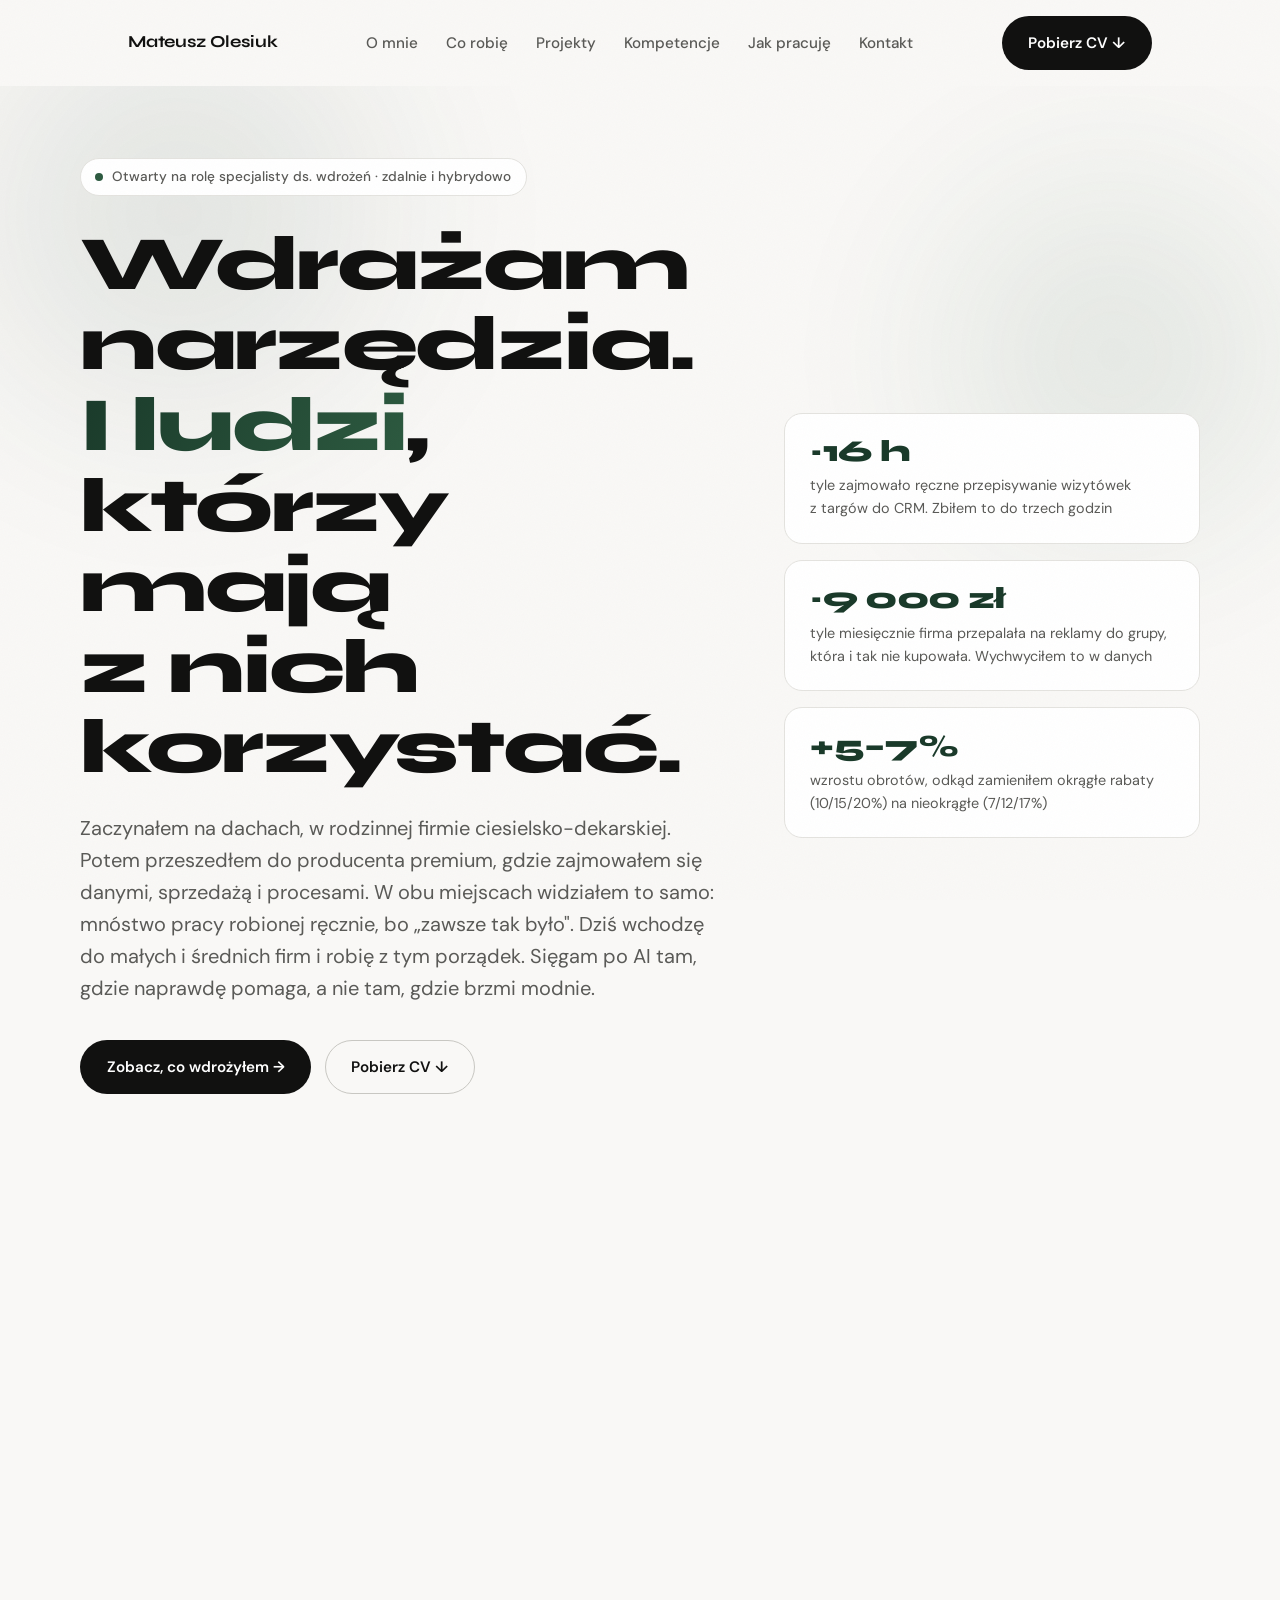
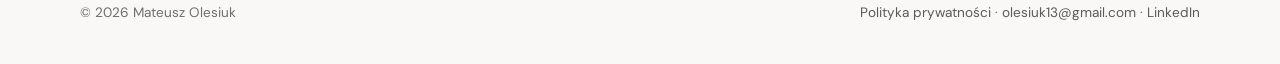
<file: index.html>
<!doctype html>
<html lang="pl">
<head>
  <meta charset="utf-8">
  <meta name="viewport" content="width=device-width, initial-scale=1">
  <script>document.documentElement.classList.add('js');</script>
  <link rel="icon" type="image/svg+xml" href="assets/favicon.svg">
  <meta name="theme-color" content="#F9F8F6">

  <title>Mateusz Olesiuk — specjalista ds.&nbsp;wdrożeń AI&nbsp;i&nbsp;automatyzacji</title>
  <meta name="description" content="Specjalista ds. wdrożeń i automatyzacji w MŚP. Wdrażam narzędzia i przeprowadzam zespoły przez zmianę tak, żeby ludzie naprawdę zaczęli z nich korzystać. Szukam pełnoetatowej roli.">
  <meta name="author" content="Mateusz Olesiuk">
  <link rel="canonical" href="https://molesiuk.pl/">

  <!-- Open Graph -->
  <meta property="og:type" content="website">
  <meta property="og:url" content="https://molesiuk.pl/">
  <meta property="og:title" content="Mateusz Olesiuk — specjalista ds. wdrożeń AI i automatyzacji">
  <meta property="og:description" content="Wdrażam narzędzia i przeprowadzam zespoły przez zmianę tak, żeby ludzie naprawdę zaczęli z nich korzystać. Szukam pełnoetatowej roli we wdrożeniach.">
  <meta property="og:locale" content="pl_PL">
  <meta property="og:image" content="https://molesiuk.pl/assets/img/og-image.jpg">
  <meta property="og:image:width" content="1200">
  <meta property="og:image:height" content="630">
  <meta property="og:image:alt" content="Mateusz Olesiuk — specjalista ds. wdrożeń AI i automatyzacji">
  <meta name="twitter:card" content="summary_large_image">
  <meta name="twitter:image" content="https://molesiuk.pl/assets/img/og-image.jpg">

  <!-- Fonty -->
  <link rel="preconnect" href="https://fonts.googleapis.com">
  <link rel="preconnect" href="https://fonts.gstatic.com" crossorigin>
  <link href="https://fonts.googleapis.com/css2?family=Syne:wght@600;700;800&family=DM+Sans:opsz,wght@9..40,400;9..40,500;9..40,600&display=swap" rel="stylesheet">

  <link rel="stylesheet" href="style.css">

  <script type="application/ld+json">
  {
    "@context": "https://schema.org",
    "@type": "Person",
    "name": "Mateusz Olesiuk",
    "url": "https://molesiuk.pl/",
    "image": "https://molesiuk.pl/assets/img/og-image.jpg",
    "jobTitle": "Specjalista ds. wdrożeń AI i automatyzacji",
    "description": "Wdrażam narzędzia i automatyzacje w małych i średnich firmach oraz przeprowadzam zespoły przez zmianę.",
    "email": "mailto:olesiuk13@gmail.com",
    "telephone": "+48537844013",
    "address": { "@type": "PostalAddress", "addressLocality": "Biłgoraj", "addressCountry": "PL" },
    "knowsLanguage": ["pl", "en"],
    "sameAs": ["https://www.linkedin.com/in/mateusz-olesiuk-39589b241/"]
  }
  </script>
</head>
<body>
  <a class="skip-link" href="#main">Przejdź do treści</a>

  <!-- ============================ NAV ============================ -->
  <header class="nav">
    <div class="nav__inner">
      <a class="nav__brand" href="#top">Mateusz Olesiuk</a>
      <nav class="nav__menu" aria-label="Główna nawigacja">
        <ul class="nav__links" id="nav-links">
          <li><a href="#o-mnie">O&nbsp;mnie</a></li>
          <li><a href="#co-robie">Co&nbsp;robię</a></li>
          <li><a href="#projekty">Projekty</a></li>
          <li><a href="#kompetencje">Kompetencje</a></li>
          <li><a href="#jak-pracuje">Jak&nbsp;pracuję</a></li>
          <li><a href="#kontakt">Kontakt</a></li>
        </ul>
      </nav>
      <div class="nav__actions">
        <a class="btn btn-primary" href="assets/cv/cv-mateusz-olesiuk.pdf" download="__Mateusz-Olesiuk-CV.pdf">Pobierz CV&nbsp;↓</a>
        <button class="nav__toggle" type="button" aria-label="Otwórz menu" aria-expanded="false" aria-controls="nav-links">
          <span aria-hidden="true"></span><span aria-hidden="true"></span><span aria-hidden="true"></span>
        </button>
      </div>
    </div>
  </header>

  <main id="main">
    <span id="top"></span>

    <!-- ============================ HERO ============================ -->
    <section class="hero" aria-labelledby="hero-title">
      <div class="hero__bg" aria-hidden="true">
        <span class="hero__aurora"></span>
        <span class="hero__glow"></span>
      </div>
      <div class="container hero__grid">
        <div class="hero__intro">
          <span class="eyebrow" data-reveal style="--d:1"><span class="dot" aria-hidden="true"></span> Otwarty na&nbsp;rolę specjalisty ds.&nbsp;wdrożeń&nbsp;· zdalnie i&nbsp;hybrydowo</span>
          <h1 id="hero-title" data-reveal style="--d:2">Wdrażam narzędzia. <span class="accent">I&nbsp;ludzi</span>, którzy mają z&nbsp;nich korzystać.</h1>
          <p class="lead" data-reveal style="--d:3">Zaczynałem na&nbsp;dachach, w&nbsp;rodzinnej firmie ciesielsko-dekarskiej. Potem przeszedłem do&nbsp;producenta premium, gdzie zajmowałem się danymi, sprzedażą i&nbsp;procesami. W&nbsp;obu miejscach widziałem to&nbsp;samo: mnóstwo pracy robionej ręcznie, bo&nbsp;„zawsze tak było". Dziś wchodzę do&nbsp;małych i&nbsp;średnich firm i&nbsp;robię z&nbsp;tym porządek. Sięgam po&nbsp;AI tam, gdzie naprawdę pomaga, a&nbsp;nie tam, gdzie brzmi modnie.</p>
          <div class="hero__cta" data-reveal style="--d:4">
            <a class="btn btn-primary" href="#projekty">Zobacz, co wdrożyłem&nbsp;→</a>
            <a class="btn btn-secondary" href="assets/cv/cv-mateusz-olesiuk.pdf" download="__Mateusz-Olesiuk-CV.pdf">Pobierz CV&nbsp;↓</a>
          </div>
        </div>
        <div class="stats" data-reveal style="--d:5">
          <div class="stat">
            <div class="stat__num" data-count="16" data-prefix="~" data-suffix="&nbsp;h">~16&nbsp;h</div>
            <div class="stat__desc">tyle zajmowało ręczne przepisywanie wizytówek z&nbsp;targów do&nbsp;CRM. Zbiłem to&nbsp;do&nbsp;trzech godzin</div>
          </div>
          <div class="stat">
            <div class="stat__num" data-count="9000" data-thousands data-prefix="~" data-suffix="&nbsp;zł">~9&nbsp;000&nbsp;zł</div>
            <div class="stat__desc">tyle miesięcznie firma przepalała na&nbsp;reklamy do&nbsp;grupy, która i&nbsp;tak nie kupowała. Wychwyciłem to&nbsp;w&nbsp;danych</div>
          </div>
          <div class="stat">
            <div class="stat__num" data-count="5-7" data-prefix="+" data-suffix="%">+5–7%</div>
            <div class="stat__desc">wzrostu obrotów, odkąd zamieniłem okrągłe rabaty (10/15/20%) na&nbsp;nieokrągłe (7/12/17%)</div>
          </div>
        </div>
      </div>
    </section>

    <!-- ============================ O MNIE ============================ -->
    <section id="o-mnie" aria-labelledby="o-mnie-title">
      <div class="container">
        <div class="about__grid">
          <div class="reveal">
            <button class="video-trigger" data-yt="LBh7V1HzvMY" type="button" aria-label="Odtwórz wideo: kim jestem">
              <img src="assets/img/intro-poster.webp" alt="" width="1600" height="900">
              <span class="play" aria-hidden="true">
                <svg viewBox="0 0 24 24" fill="currentColor"><path d="M8 5v14l11-7z"/></svg>
              </span>
              <span class="video-label">Wideo: kim jestem</span>
            </button>
          </div>
          <div class="about__text reveal">
            <span class="label">O&nbsp;mnie</span>
            <h2 id="o-mnie-title">Człowiek od&nbsp;procesów, technologii i&nbsp;ludzi.</h2>
            <p style="margin-top:1.5rem">Analizuję, buduję i&nbsp;wdrażam procesy w&nbsp;małych i&nbsp;średnich firmach, bo&nbsp;w&nbsp;takich pracowałem. Najpierw rodzinna firma ciesielsko-dekarska, potem producent premium włączników i&nbsp;ramek: dane sprzedażowe, oferty, procesy. Blisko zarządu i&nbsp;na&nbsp;dwóch frontach naraz: codzienne zadania plus wszystko, co działo się dookoła.</p>
            <p>W&nbsp;obu firmach wprowadzałem nowe systemy i&nbsp;dane mimo oporu ludzi, którzy nie czuli się pewnie z&nbsp;technologią. Do&nbsp;AI doszedłem przez konkretny problem do&nbsp;rozwiązania, nie przez modę. Dziś to&nbsp;moje podstawowe narzędzie pracy.</p>
            <p>Wszystko łączy jedno: umiem tłumaczyć trudne rzeczy prosto. Wdrażałem pracowników w&nbsp;systemy, prowadziłem szkolenia, sprzedawałem rozwiązania ludziom nietechnicznym. We&nbsp;wdrożeniach robię to&nbsp;samo: nie zostawiam ludzi z&nbsp;instrukcją, prowadzę ich, aż naprawdę zaczną korzystać.</p>
            <ul class="tags" aria-label="Kompetencje">
              <li class="tag">Myślenie procesowe</li>
              <li class="tag">AI&nbsp;w&nbsp;praktyce</li>
              <li class="tag">Onboarding i&nbsp;szkolenia</li>
              <li class="tag">MŚP</li>
              <li class="tag">n8n</li>
              <li class="tag">Make.com</li>
              <li class="tag">Claude Code</li>
              <li class="tag">Angielski B2</li>
            </ul>
          </div>
        </div>
      </div>
    </section>

    <!-- ============================ CO ROBIĘ ============================ -->
    <section id="co-robie" aria-labelledby="co-robie-title">
      <div class="container">
        <div class="section-head reveal">
          <span class="label">Co&nbsp;robię</span>
          <h2 id="co-robie-title">Trzy rzeczy, które robię dobrze.</h2>
          <p class="lead" style="margin-top:1rem">Nie robię wszystkiego i&nbsp;nie udaję, że potrafię. Skupiam się na&nbsp;trzech rzeczach, w&nbsp;których jestem naprawdę dobry. Każda wyrosła z&nbsp;czegoś, co zrobiłem w&nbsp;prawdziwej firmie, a&nbsp;nie z&nbsp;kursu.</p>
        </div>
        <div class="grid-3">
          <article class="card reveal">
            <div class="card__icon" aria-hidden="true">
              <svg viewBox="0 0 24 24" fill="none" stroke="currentColor" stroke-width="1.8" stroke-linecap="round" stroke-linejoin="round"><path d="M12 2v4M12 18v4M2 12h4M18 12h4M5 5l3 3M16 16l3 3M19 5l-3 3M8 16l-3 3"/><circle cx="12" cy="12" r="3"/></svg>
            </div>
            <h3>Wdrożenia AI&nbsp;i&nbsp;automatyzacji</h3>
            <p>Zwykle zaczynam od&nbsp;najnudniejszej czynności w&nbsp;firmie, tej, którą ktoś klika ręcznie po&nbsp;sto razy dziennie. Postawiłem już ponad 25&nbsp;takich automatyzacji w&nbsp;n8n i&nbsp;Make.com: od&nbsp;przepisywania wizytówek po&nbsp;powiadomienia, które same trafiają do&nbsp;właściwej osoby. Bez zespołu programistów.</p>
          </article>
          <article class="card reveal">
            <div class="card__icon" aria-hidden="true">
              <svg viewBox="0 0 24 24" fill="none" stroke="currentColor" stroke-width="1.8" stroke-linecap="round" stroke-linejoin="round"><path d="M3 3v18h18"/><path d="M7 14l4-4 3 3 5-6"/></svg>
            </div>
            <h3>Analiza i&nbsp;optymalizacja procesów</h3>
            <p>To lubię najbardziej. W&nbsp;jednej firmie wyczytałem z&nbsp;danych, że okrągłe rabaty (10/15/20%) zostawiają pieniądze na&nbsp;stole. Drobna zmiana na&nbsp;nieokrągłe (7/12/17%) podniosła obroty o&nbsp;kilka procent. Najczęściej to&nbsp;właśnie najprostsza zmiana daje największą różnicę, trzeba ją tylko w&nbsp;porę zobaczyć.</p>
          </article>
          <article class="card reveal">
            <div class="card__icon" aria-hidden="true">
              <svg viewBox="0 0 24 24" fill="none" stroke="currentColor" stroke-width="1.8" stroke-linecap="round" stroke-linejoin="round"><path d="M17 21v-2a4 4 0 0 0-4-4H5a4 4 0 0 0-4 4v2"/><circle cx="9" cy="7" r="4"/><path d="M23 21v-2a4 4 0 0 0-3-3.87M16 3.13a4 4 0 0 1 0 7.75"/></svg>
            </div>
            <h3>Onboarding i&nbsp;szkolenia z&nbsp;AI</h3>
            <p>Najlepsze narzędzie jest bezużyteczne, jeśli ludzie go nie używają. Kiedyś, zamiast przekonywać handlowców do&nbsp;nowego systemu, zrobiłem im&nbsp;chatbota, który po&nbsp;prostu skracał ich pracę. Wygrałem nie argumentami, tylko tym, że stało się łatwiej. Tak właśnie wdrażam: na&nbsp;konkretnej korzyści, nie na&nbsp;slajdach.</p>
          </article>
        </div>
      </div>
    </section>

    <!-- ============================ PROJEKTY (filmy 2 i 3) ============================ -->
    <section id="projekty" aria-labelledby="projekty-title">
      <div class="container">
        <div class="section-head reveal">
          <span class="label">Projekty</span>
          <h2 id="projekty-title">Co zbudowałem i&nbsp;jak to&nbsp;robię.</h2>
          <p class="lead" style="margin-top:1rem">Dwa obszary, w&nbsp;których pracuję najwięcej: automatyzacje i&nbsp;systemy oparte na&nbsp;AI. Kto woli obejrzeć, włączy wideo. Kto woli zajrzeć w&nbsp;konkrety, otworzy przykładowe projekty.</p>
        </div>

        <!-- Film 2 — Ja i automatyzacje -->
        <div class="film reveal">
          <div class="film__media">
            <button class="video-trigger" data-yt="2tsGnqOirCg" type="button" aria-label="Odtwórz wideo: ja i automatyzacje">
              <img src="assets/img/film-automatyzacje.webp" alt="" width="1600" height="900" loading="lazy">
              <span class="play" aria-hidden="true"><svg viewBox="0 0 24 24" fill="currentColor"><path d="M8 5v14l11-7z"/></svg></span>
              <span class="video-label">Wideo: ja i&nbsp;automatyzacje</span>
            </button>
          </div>
          <div class="film__text">
            <span class="label">Ja i&nbsp;automatyzacje</span>
            <h3>Ponad 25&nbsp;automatyzacji, które działają produkcyjnie.</h3>
            <p>Postawiłem już ponad 25&nbsp;automatyzacji w&nbsp;n8n i&nbsp;Make.com, od&nbsp;średniozaawansowanych po&nbsp;złożone. Każda przejmuje robotę, którą ktoś wcześniej klikał ręcznie po&nbsp;wiele razy dziennie. Jedną z&nbsp;pierwszych był skaner wizytówek OCR, który po&nbsp;targach przepisywał stos wizytówek do&nbsp;CRM zamiast człowieka.</p>
            <button class="btn btn-secondary proj-open" type="button" data-projects="data-automatyzacje" aria-haspopup="dialog">Zobacz przykładowe projekty&nbsp;→</button>
          </div>
        </div>

        <!-- Film 3 — Ja i sztuczna inteligencja -->
        <div class="film film--reverse reveal">
          <div class="film__media">
            <button class="video-trigger" data-yt="VH790q4I5dI" type="button" aria-label="Odtwórz wideo: ja i sztuczna inteligencja">
              <img src="assets/img/film-ai.webp" alt="" width="1600" height="900" loading="lazy">
              <span class="play" aria-hidden="true"><svg viewBox="0 0 24 24" fill="currentColor"><path d="M8 5v14l11-7z"/></svg></span>
              <span class="video-label">Wideo: ja i&nbsp;sztuczna inteligencja</span>
            </button>
          </div>
          <div class="film__text">
            <span class="label">Ja i&nbsp;sztuczna inteligencja</span>
            <h3>AI to&nbsp;moje narzędzie. Ja je projektuję i&nbsp;kontroluję.</h3>
            <p>Używam AI codziennie przy&nbsp;wszystkich swoich projektach: od&nbsp;analizy pomysłu i&nbsp;szukania rozwiązania po&nbsp;techniczne zbudowanie tego rozwiązania. Nie korzystam z&nbsp;niej z&nbsp;lenistwa, tylko po&nbsp;to, żeby pracować szybciej i&nbsp;lepiej.</p>
            <p>Kluczowe jest to, <em>jak</em> z&nbsp;niej korzystam. W&nbsp;pierwszej kolejności nie zlecam pojedynczego zadania, tylko buduję systemy i&nbsp;uczę je, jak mają działać, tak żeby efekt ich pracy był przewidywalny i&nbsp;zbliżony do&nbsp;mojego stylu. Gdy systemy są już dobrze ustawione, moja rola sprowadza się do&nbsp;ich projektowania i&nbsp;weryfikacji wyników.</p>
            <button class="btn btn-secondary proj-open" type="button" data-projects="data-ai" aria-haspopup="dialog">Zobacz przykładowe projekty&nbsp;→</button>
          </div>
        </div>

        <h3 class="results__title reveal">Wyniki, które zostawiłem</h3>
        <p class="lead reveal" style="margin-top:.6rem">Nie wszystko da się pokazać na&nbsp;ekranie. Część mojej pracy to&nbsp;decyzje i&nbsp;analiza, których efekt widać dopiero w&nbsp;liczbach.</p>
        <div class="results-grid reveal">
          <div class="result"><div class="result__num">~9&nbsp;000&nbsp;zł</div><div class="result__desc">miesięcznie odzyskane. Zauważyłem w&nbsp;danych, że część budżetu reklamowego trafiała do&nbsp;grupy, która nie kupowała. Wystarczyło zmienić targetowanie.</div></div>
          <div class="result"><div class="result__num">+5–7%</div><div class="result__desc">wzrostu obrotów w&nbsp;dwa miesiące, po&nbsp;zmianie okrągłych rabatów (10/15/20%) na&nbsp;nieokrągłe (7/12/17%).</div></div>
          <div class="result"><div class="result__num">+5%/mies.</div><div class="result__desc">więcej spotkań handlowych po&nbsp;reorganizacji sposobu ofertowania nowych klientów.</div></div>
          <div class="result"><div class="result__num">3&nbsp;osoby</div><div class="result__desc">wdrożone do&nbsp;działu handlowego: produkt, ofertowanie i&nbsp;system CRM, od&nbsp;pierwszego dnia do&nbsp;samodzielności.</div></div>
        </div>

        <p class="more-projects reveal">To tylko wybór. Składam regularnie kolejne workflow, aplikacje webowe i&nbsp;systemy oparte na&nbsp;AI. Chętnie pokażę więcej na&nbsp;rozmowie, a&nbsp;z&nbsp;czasem zbiorę je na&nbsp;osobnej stronie projektów.</p>
      </div>
    </section>

    <!-- ============================ KOMPETENCJE ============================ -->
    <section id="kompetencje" aria-labelledby="kompetencje-title">
      <div class="container">
        <div class="section-head reveal">
          <span class="label">Kompetencje</span>
          <h2 id="kompetencje-title">Rzadko spotykane połączenie.</h2>
          <p class="lead" style="margin-top:1rem">Nie jestem specjalistą od&nbsp;jednej rzeczy i&nbsp;w&nbsp;tym tkwi moja wartość. Rozumiem firmę od&nbsp;strony operacji, potrafię ją zautomatyzować i&nbsp;umiem przeprowadzić przez to&nbsp;ludzi. Te kompetencje rzadko idą w&nbsp;parze, a&nbsp;każdą zdobyłem w&nbsp;prawdziwej pracy.</p>
        </div>
        <div class="grid-2">
          <article class="card skill reveal">
            <h3>Procesy i&nbsp;operacje</h3>
            <p>Prowadziłem operacyjnie firmę: projekty, kosztorysy, zamówienia, faktury, finanse. Wiem, jak działa MŚP od&nbsp;środka, bo&nbsp;sam je prowadziłem.</p>
            <ul class="skill-list">
              <li>Mapowanie i&nbsp;optymalizacja procesów</li>
              <li>Zarządzanie operacyjne i&nbsp;koordynacja zespołu</li>
              <li>Kosztorysy, oferty, finanse firmy</li>
            </ul>
          </article>
          <article class="card skill reveal">
            <h3>AI i&nbsp;automatyzacja</h3>
            <p>Ponad 25&nbsp;działających automatyzacji i&nbsp;własne aplikacje webowe, bez zespołu programistów.</p>
            <ul class="skill-list">
              <li>n8n, Make.com, Claude Code</li>
              <li>Integracje API i&nbsp;webhooki</li>
              <li>Agenci AI i&nbsp;prompt engineering</li>
            </ul>
          </article>
          <article class="card skill reveal">
            <h3>Dane i&nbsp;analiza</h3>
            <p>Widzę w&nbsp;danych to, czego inni nie zauważają, i&nbsp;przekładam to&nbsp;na&nbsp;decyzje z&nbsp;mierzalnym efektem.</p>
            <ul class="skill-list">
              <li>Analiza sprzedaży i&nbsp;marketingu</li>
              <li>Segmentacja klientów, wykrywanie nieefektywności</li>
              <li>Excel, Google Sheets, Firmao CRM</li>
            </ul>
          </article>
          <article class="card skill reveal">
            <h3>Ludzie i&nbsp;komunikacja</h3>
            <p>Najważniejszy element każdego wdrożenia. Tłumaczę trudne rzeczy prosto i&nbsp;prowadzę zespół przez zmianę.</p>
            <ul class="skill-list">
              <li>Onboarding i&nbsp;szkolenia z&nbsp;nowych narzędzi</li>
              <li>Sprzedaż B2B (ok.&nbsp;80% skuteczności na&nbsp;ciepłych leadach)</li>
              <li>Tłumaczenie trudnych tematów prostym językiem</li>
            </ul>
          </article>
        </div>
        <p class="section-meta reveal">Do tego: angielski B2&nbsp;· prawo jazdy kat.&nbsp;B&nbsp;· pełna dyspozycyjność i&nbsp;gotowość do&nbsp;podróży.</p>
      </div>
    </section>

    <!-- ============================ JAK PRACUJĘ ============================ -->
    <section id="jak-pracuje" class="section-dark" aria-labelledby="jak-pracuje-title">
      <div class="container">
        <div class="section-head reveal">
          <span class="label">Jak&nbsp;pracuję</span>
          <h2 id="jak-pracuje-title">Każde wdrożenie to&nbsp;ten sam proces.</h2>
          <p class="lead" style="margin-top:1rem">Tak wygląda u&nbsp;mnie każde wdrożenie, od&nbsp;pierwszej rozmowy po&nbsp;sprawdzenie wyniku. Nie wchodzę z&nbsp;gotowym rozwiązaniem w&nbsp;głowie, tylko z&nbsp;pytaniami.</p>
        </div>
        <div class="steps-work">
          <div class="work-step reveal">
            <div class="work-step__num">01</div>
            <h3>Słucham</h3>
            <p>Gadam z&nbsp;ludźmi, którzy naprawdę robią robotę, nie tylko z&nbsp;tymi, którzy ją opisują z&nbsp;góry. Najlepsze pomysły są zwykle u&nbsp;kogoś, kto klika to&nbsp;codziennie.</p>
          </div>
          <div class="work-step reveal">
            <div class="work-step__num">02</div>
            <h3>Analizuję</h3>
            <p>Lubię dane, bo&nbsp;nie kłamią. Mapuję proces i&nbsp;szukam tego jednego miejsca, które blokuje resztę.</p>
          </div>
          <div class="work-step reveal">
            <div class="work-step__num">03</div>
            <h3>Projektuję</h3>
            <p>Nie buduję rakiety, jeśli wystarczy rower. Pokazuję rozwiązanie po&nbsp;ludzku: ile zajmie i&nbsp;co realnie da.</p>
          </div>
          <div class="work-step reveal">
            <div class="work-step__num">04</div>
            <h3>Wdrażam</h3>
            <p>Buduję, konfiguruję i&nbsp;zostaję z&nbsp;zespołem, aż naprawdę zacznie korzystać. Ten etap większość pomija. Dlatego tyle wdrożeń pada.</p>
          </div>
          <div class="work-step reveal">
            <div class="work-step__num">05</div>
            <h3>Mierzę</h3>
            <p>Na koniec sprawdzam, czy się udało. Nie „wydaje się lepiej", tylko ile godzin i&nbsp;ile złotych mniej.</p>
          </div>
        </div>
      </div>
    </section>

    <!-- ============================ KONTAKT ============================ -->
    <section id="kontakt" aria-labelledby="kontakt-title">
      <div class="container">
        <div class="section-head reveal">
          <img class="contact__avatar" src="assets/img/kontakt-avatar.webp" alt="Mateusz Olesiuk" width="112" height="112">
          <span class="label">Kontakt</span>
          <h2 id="kontakt-title">Porozmawiajmy.</h2>
          <p class="lead" style="margin-top:1rem">Szukam pełnoetatowej roli we&nbsp;wdrożeniach: miejsca, w&nbsp;którym pomagam firmom i&nbsp;ich zespołom wejść w&nbsp;nowe narzędzia i&nbsp;naprawdę z&nbsp;nich korzystać. Jeśli budujecie taki zespół, odezwijcie się. Odpisuję zwykle w&nbsp;jeden dzień roboczy.</p>
        </div>
        <div class="contact__links reveal">
          <a class="contact-card" href="mailto:olesiuk13@gmail.com">
            <span class="card__icon" aria-hidden="true"><svg viewBox="0 0 24 24" fill="none" stroke="currentColor" stroke-width="1.8" stroke-linecap="round" stroke-linejoin="round"><rect x="2" y="4" width="20" height="16" rx="2"/><path d="m22 7-10 6L2 7"/></svg></span>
            <span class="contact-card__meta">
              <span class="contact-card__label">E-mail</span>
              <span class="contact-card__value">olesiuk13@gmail.com</span>
            </span>
            <span class="contact-card__arrow" aria-hidden="true">→</span>
          </a>
          <a class="contact-card" href="tel:+48537844013">
            <span class="card__icon" aria-hidden="true"><svg viewBox="0 0 24 24" fill="none" stroke="currentColor" stroke-width="1.8" stroke-linecap="round" stroke-linejoin="round"><path d="M22 16.92v3a2 2 0 0 1-2.18 2 19.79 19.79 0 0 1-8.63-3.07 19.5 19.5 0 0 1-6-6 19.79 19.79 0 0 1-3.07-8.67A2 2 0 0 1 4.11 2h3a2 2 0 0 1 2 1.72c.13.81.36 1.6.7 2.34a2 2 0 0 1-.45 2.11L8.09 9.91a16 16 0 0 0 6 6l1.27-1.27a2 2 0 0 1 2.11-.45c.74.34 1.53.57 2.34.7A2 2 0 0 1 22 16.92z"/></svg></span>
            <span class="contact-card__meta">
              <span class="contact-card__label">Telefon</span>
              <span class="contact-card__value">+48&nbsp;537&nbsp;844&nbsp;013</span>
            </span>
            <span class="contact-card__arrow" aria-hidden="true">→</span>
          </a>
          <a class="contact-card" href="https://www.linkedin.com/in/mateusz-olesiuk-39589b241/" target="_blank" rel="noopener">
            <span class="card__icon" aria-hidden="true"><svg viewBox="0 0 24 24" fill="none" stroke="currentColor" stroke-width="1.8" stroke-linecap="round" stroke-linejoin="round"><path d="M16 8a6 6 0 0 1 6 6v7h-4v-7a2 2 0 0 0-4 0v7h-4v-7a6 6 0 0 1 6-6z"/><rect x="2" y="9" width="4" height="12"/><circle cx="4" cy="4" r="2"/></svg></span>
            <span class="contact-card__meta">
              <span class="contact-card__label">LinkedIn</span>
              <span class="contact-card__value">Mateusz Olesiuk</span>
            </span>
            <span class="contact-card__arrow" aria-hidden="true">→</span>
          </a>
          <a class="contact-card" href="assets/cv/cv-mateusz-olesiuk.pdf" download="__Mateusz-Olesiuk-CV.pdf">
            <span class="card__icon" aria-hidden="true"><svg viewBox="0 0 24 24" fill="none" stroke="currentColor" stroke-width="1.8" stroke-linecap="round" stroke-linejoin="round"><path d="M14 2H6a2 2 0 0 0-2 2v16a2 2 0 0 0 2 2h12a2 2 0 0 0 2-2V8z"/><path d="M14 2v6h6M12 11v6M9 14l3 3 3-3"/></svg></span>
            <span class="contact-card__meta">
              <span class="contact-card__label">CV</span>
              <span class="contact-card__value">Pobierz PDF</span>
            </span>
            <span class="contact-card__arrow" aria-hidden="true">↓</span>
          </a>
        </div>
      </div>
    </section>
  </main>

  <!-- ============================ FOOTER ============================ -->
  <footer class="site-footer">
    <div class="footer__inner">
      <span>© <span id="year">2026</span> Mateusz Olesiuk</span>
      <span><a href="polityka-prywatnosci.html">Polityka prywatności</a> · <a href="mailto:olesiuk13@gmail.com">olesiuk13@gmail.com</a> · <a href="https://www.linkedin.com/in/mateusz-olesiuk-39589b241/" target="_blank" rel="noopener">LinkedIn</a></span>
    </div>
  </footer>

  <!-- ============================ DANE PROJEKTÓW (ukryte, źródło dla modala) ============================ -->
  <!-- Automatyzacje (4–6 przykładów). Każdy .proj-item: data-title + .proj-item__media (1 zrzut) + .proj-item__body (Problem/Rozwiązanie/Efekt). -->
  <div class="proj-data" id="data-automatyzacje" hidden>
    <article class="proj-item" data-title="Skaner wizytówek OCR">
      <div class="proj-item__media">
        <div class="proj-shot"><img src="assets/img/projekty/Skaner-wizytówek-ocr/01.webp" alt="Skaner wizytówek OCR — scenariusz w Make.com" width="1920" height="1080" loading="lazy"></div>
      </div>
      <div class="proj-item__body">
        <span class="label">Make.com&nbsp;· OCR&nbsp;· CRM</span>
        <dl>
          <div><dt>Problem</dt><dd>Po targach zostawał stos wizytówek do&nbsp;ręcznego przepisania do&nbsp;CRM. To&nbsp;16–20&nbsp;godzin żmudnej pracy i&nbsp;łatwo o&nbsp;literówkę w&nbsp;danych kontaktowych.</dd></div>
          <div><dt>Rozwiązanie</dt><dd>Zbudowałem przepływ bez jednej linijki kodu: zdjęcie wizytówki&nbsp;→ odczyt danych przez&nbsp;AI&nbsp;→ arkusz&nbsp;→ CRM. Dane same lądują we&nbsp;właściwych polach.</dd></div>
          <div><dt>Efekt</dt><dd class="efekt">3&nbsp;godziny zamiast 16–20, bez literówek i&nbsp;bez przepisywania ręką.</dd></div>
        </dl>
      </div>
    </article>
    <article class="proj-item" data-title="Powiadomienia na Telegramie">
      <div class="proj-item__media">
        <div class="proj-shot"><img src="assets/img/projekty/Powiadomienia-na-telegramie/01.webp" alt="Powiadomienia na Telegramie — workflow w n8n" width="1920" height="1080" loading="lazy"></div>
      </div>
      <div class="proj-item__body">
        <span class="label">n8n&nbsp;· Typeform&nbsp;· Firmao&nbsp;CRM&nbsp;· Telegram</span>
        <dl>
          <div><dt>Problem</dt><dd>Firma sprzedająca pompy ciepła ręcznie przepisywała leady z&nbsp;formularza do&nbsp;CRM, a&nbsp;handlowcy dowiadywali się o&nbsp;nich z&nbsp;dobowym opóźnieniem, przez co klient w&nbsp;tym czasie odchodził do&nbsp;konkurencji. Do&nbsp;tego każdy dostawał tę samą ogólną ofertę, niedopasowaną do&nbsp;metrażu domu.</dd></div>
          <div><dt>Rozwiązanie</dt><dd>Workflow w&nbsp;n8n: formularz Typeform&nbsp;→ automatyczny zapis leada do&nbsp;CRM Firmao.pl z&nbsp;przypisaniem handlowca wg&nbsp;województwa&nbsp;→ spersonalizowana oferta e-mail dobrana progiem metrażowym&nbsp;→ natychmiastowe, bezpłatne powiadomienie handlowca na&nbsp;telefon przez Telegram. Całość z&nbsp;zabezpieczeniami klasy produkcyjnej: brak duplikatów, alerty i&nbsp;ponawianie, tak by żaden lead nie zginął.</dd></div>
          <div><dt>Efekt</dt><dd class="efekt">Czas reakcji na&nbsp;leada skrócony z&nbsp;około doby do&nbsp;kilkudziesięciu sekund, zero ręcznego wprowadzania danych i&nbsp;100% klientów z&nbsp;ofertą dopasowaną do&nbsp;metrażu, przy zerowym koszcie kanału powiadomień.</dd></div>
        </dl>
      </div>
    </article>
    <article class="proj-item" data-title="Od zapytania do produkcji">
      <div class="proj-item__media">
        <div class="proj-shot"><img src="assets/img/projekty/Automatyczna-obsługa-zapytań-od-klientów/01.webp" alt="Automatyczny obieg zapytań ofertowych — workflow w n8n" width="1920" height="1080" loading="lazy"></div>
      </div>
      <div class="proj-item__body">
        <span class="label">n8n&nbsp;· Microsoft&nbsp;365&nbsp;· Pipedrive&nbsp;· Comarch&nbsp;ERP</span>
        <dl>
          <div><dt>Problem</dt><dd>Producent metalowy obsługiwał 40–60&nbsp;zapytań ofertowych miesięcznie w&nbsp;pełni ręcznie: od&nbsp;maila z&nbsp;zapytaniem po&nbsp;wdrożenie zlecenia do&nbsp;produkcji. Zapytania ginęły, klienci nie dostawali potwierdzeń, a&nbsp;szef sprzedaży nie miał wglądu w&nbsp;czas reakcji, choć to&nbsp;właśnie szybkość pierwszej odpowiedzi decyduje o&nbsp;wygranej.</dd></div>
          <div><dt>Rozwiązanie</dt><dd>Zaprojektowałem automatyzację na&nbsp;n8n łączącą Microsoft&nbsp;365, Pipedrive i&nbsp;Comarch ERP Optima. Żaden RFQ się nie gubi ani nie dubluje, na&nbsp;krokach wymagających osądu decyzję podejmuje człowiek, a&nbsp;produkcja zawsze dostaje powiadomienie. Brak API w&nbsp;Optimie obszedłem strategią „ERP odroczony", dzięki której rozwiązanie dowozi większość wartości nawet bez najbardziej kruchego punktu integracji.</dd></div>
          <div><dt>Efekt</dt><dd class="efekt">Około 25–30&nbsp;roboczogodzin miesięcznie odzyskanego czasu administracyjnego i&nbsp;po&nbsp;raz pierwszy mierzalny czas reakcji na&nbsp;zapytania. Projekt odporny na&nbsp;awarie (pełna analiza FMEA: 24&nbsp;tryby awarii, 28&nbsp;scenariuszy testowych). Koniec z&nbsp;gubionymi zapytaniami i&nbsp;niewidocznym lejkiem sprzedaży.</dd></div>
        </dl>
      </div>
    </article>
    <article class="proj-item" data-title="Agent AI do obsługi skrzynki e-mail">
      <div class="proj-item__media">
        <div class="proj-shot"><img src="assets/img/projekty/Agent-AI-do-obsługi-poczty/01.webp" alt="Agent AI do obsługi skrzynki e-mail — workflow w n8n" width="1920" height="1080" loading="lazy"></div>
      </div>
      <div class="proj-item__body">
        <span class="label">n8n&nbsp;· Claude (Haiku&nbsp;4.5 + Sonnet&nbsp;4.6)&nbsp;· HubSpot&nbsp;· Slack</span>
        <dl>
          <div><dt>Problem</dt><dd>Współdzielona skrzynka firmy z&nbsp;branży wykończenia wnętrz dostawała około 150&nbsp;maili dziennie, obsługiwanych ręcznie przez 3&nbsp;osoby. Średni czas pierwszej odpowiedzi to&nbsp;6–10&nbsp;godzin, a&nbsp;w&nbsp;poniedziałki nawet 1–2&nbsp;dni. Część zapytań ofertowych nigdy nie trafiała do&nbsp;CRM (utracona sprzedaż), a&nbsp;reklamacje były eskalowane za&nbsp;późno.</dd></div>
          <div><dt>Rozwiązanie</dt><dd>Agent AI w&nbsp;n8n klasyfikuje każdy mail (typ, język, priorytet, nastawienie), wyciąga dane z&nbsp;zapytań ofertowych do&nbsp;HubSpot, kieruje sprawę do&nbsp;właściwej osoby z&nbsp;powiadomieniem na&nbsp;Slacku i&nbsp;natychmiast eskaluje reklamacje. Odpowiedzi powstają najpierw jako wersja robocza, którą człowiek zatwierdza przed wysyłką. Modele dobrane pod&nbsp;koszt (Claude Haiku&nbsp;4.5 do&nbsp;klasyfikacji, Sonnet&nbsp;4.6 do&nbsp;odpowiedzi), z&nbsp;zabezpieczeniami klasy produkcyjnej: fakty tylko z&nbsp;arkuszy i&nbsp;CRM (nigdy zmyślone przez model), ochrona przed prompt-injection, limit kosztów i&nbsp;ochrona przed zapętleniem maili.</dd></div>
          <div><dt>Efekt</dt><dd class="efekt">Czas pierwszej reakcji skrócony z&nbsp;godzin do&nbsp;minut, zero ręcznego przepisywania zapytań do&nbsp;CRM i&nbsp;natychmiastowa eskalacja reklamacji, przy koszcie API rzędu kilkunastu złotych miesięcznie i&nbsp;pełnej kontroli człowieka nad&nbsp;tym, co&nbsp;wychodzi do&nbsp;klienta.</dd></div>
        </dl>
      </div>
    </article>
    <article class="proj-item" data-title="Automatyzacja przechwytywania leadów">
      <div class="proj-item__media">
        <div class="proj-shot"><img src="assets/img/projekty/Automatyzacja-przechwytywania-leadów/01.webp" alt="Automatyzacja przechwytywania leadów — scenariusz w Make.com" width="1920" height="1080" loading="lazy"></div>
      </div>
      <div class="proj-item__body">
        <span class="label">Make.com&nbsp;· Webhook&nbsp;· Google&nbsp;Sheets&nbsp;· Slack</span>
        <dl>
          <div><dt>Problem</dt><dd>Firma zbierała leady przez formularz na&nbsp;stronie, ale wiadomości ginęły w&nbsp;skrzynce. Klient nie dostawał natychmiastowego potwierdzenia i&nbsp;odchodził do&nbsp;konkurencji, a&nbsp;zespół dowiadywał się o&nbsp;nowym kontakcie z&nbsp;opóźnieniem. Wszystko obsługiwane ręcznie, bez żadnego rejestru zgłoszeń.</dd></div>
          <div><dt>Rozwiązanie</dt><dd>Scenariusz w&nbsp;Make.com bez jednej linijki kodu: formularz&nbsp;→ webhook&nbsp;→ zapis leada do&nbsp;Google&nbsp;Sheets&nbsp;→ automatyczne potwierdzenie e-mail do&nbsp;klienta&nbsp;→ powiadomienie zespołu na&nbsp;Slacku. Z&nbsp;wbudowaną odpornością: filtr anti-spam z&nbsp;honeypotem, zapis leada jako pierwszy nieutracalny krok, obsługa błędów (ponowienie + alert), tak że awaria powiadomienia nie cofa zapisu, oraz klucz idempotencji chroniący przed duplikatami.</dd></div>
          <div><dt>Efekt</dt><dd class="efekt">Czas od&nbsp;wysłania formularza do&nbsp;potwierdzenia i&nbsp;powiadomienia zespołu skrócony z&nbsp;godzin do&nbsp;sekund, zero zgubionych leadów i&nbsp;ręcznego przepisywania, przy koszcie 0&nbsp;zł i&nbsp;zerowym utrzymaniu, na&nbsp;narzędziu dobranym do&nbsp;skali firmy.</dd></div>
        </dl>
      </div>
    </article>
  </div>

  <!-- Aplikacje AI (3). Każdy .proj-item: data-title + .proj-item__media (kilka zrzutów) + .proj-item__body (Problem/Rozwiązanie/Funkcje). -->
  <div class="proj-data" id="data-ai" hidden>
    <article class="proj-item" data-title="Aplikacja webowa dla firmy ciesielsko-dekarskiej">
      <div class="proj-item__media">
        <div class="proj-shot"><img src="assets/img/projekty/Aplikacja-dekarska/01.webp" alt="Aplikacja dla firmy ciesielsko-dekarskiej — widok 1" width="1920" height="1080" loading="lazy"></div>
        <div class="proj-shot"><img src="assets/img/projekty/Aplikacja-dekarska/02.webp" alt="Aplikacja dla firmy ciesielsko-dekarskiej — widok 2" width="1920" height="1080" loading="lazy"></div>
        <div class="proj-shot"><img src="assets/img/projekty/Aplikacja-dekarska/03.webp" alt="Aplikacja dla firmy ciesielsko-dekarskiej — widok 3" width="1920" height="1080" loading="lazy"></div>
        <div class="proj-shot"><img src="assets/img/projekty/Aplikacja-dekarska/04.webp" alt="Aplikacja dla firmy ciesielsko-dekarskiej — widok 4" width="1920" height="1080" loading="lazy"></div>
      </div>
      <div class="proj-item__body">
        <span class="label">Claude Code&nbsp;· Aplikacja webowa</span>
        <dl>
          <div><dt>Problem</dt><dd>Wyceny powstawały na&nbsp;kartce i&nbsp;w&nbsp;zeszycie: czasochłonne, łatwe do&nbsp;zgubienia i&nbsp;bez historii dla&nbsp;klienta. Gotowa aplikacja z&nbsp;software house’u kosztowałaby kilkanaście, a&nbsp;nawet kilkadziesiąt tysięcy złotych, zupełnie nie na&nbsp;skalę małej firmy.</dd></div>
          <div><dt>Rozwiązanie</dt><dd>Zaprojektowałem i&nbsp;zbudowałem własną aplikację webową z&nbsp;pomocą Claude Code. Wszystko działa w&nbsp;przeglądarce, w&nbsp;jednym miejscu.</dd></div>
          <div><dt>Funkcje</dt><dd>Kalkulator więźby i&nbsp;pokrycia, baza klientów i&nbsp;ofert, jednolite szablony wycen, podgląd wycenianego dachu w&nbsp;modelu 3D oraz automatyczne rysunki techniczne z&nbsp;wymiarami, które kiedyś trzeba było rysować ręcznie.</dd></div>
          <div><dt>Efekt</dt><dd class="efekt">Oferty i&nbsp;wyceny przestały się gubić, a&nbsp;samo ofertowanie i&nbsp;wycena są znacznie szybsze.</dd></div>
        </dl>
      </div>
    </article>
    <article class="proj-item" data-title="Aplikacja do analizy ofert pracy">
      <div class="proj-item__media">
        <div class="proj-shot"><img src="assets/img/projekty/Aplikacja-do-analizy-ofert-pracy/01.webp" alt="Aplikacja do analizy ofert pracy — widok 1" width="1920" height="972" loading="lazy"></div>
        <div class="proj-shot"><img src="assets/img/projekty/Aplikacja-do-analizy-ofert-pracy/02.webp" alt="Aplikacja do analizy ofert pracy — widok 2" width="1920" height="972" loading="lazy"></div>
        <div class="proj-shot"><img src="assets/img/projekty/Aplikacja-do-analizy-ofert-pracy/03.webp" alt="Aplikacja do analizy ofert pracy — widok 3" width="1920" height="972" loading="lazy"></div>
        <div class="proj-shot"><img src="assets/img/projekty/Aplikacja-do-analizy-ofert-pracy/04.webp" alt="Aplikacja do analizy ofert pracy — widok 4" width="1920" height="972" loading="lazy"></div>
      </div>
      <div class="proj-item__body">
        <span class="label">Claude Code&nbsp;· Aplikacja webowa&nbsp;· AI</span>
        <dl>
          <div><dt>Problem</dt><dd>Każdą ofertę pracy trzeba było długo i&nbsp;ręcznie analizować pod&nbsp;kątem własnego profilu: czy pasuje i&nbsp;czy warto aplikować. Przy&nbsp;wielu ofertach to&nbsp;godziny żmudnej pracy.</dd></div>
          <div><dt>Rozwiązanie</dt><dd>Aplikacja, która robi to&nbsp;za&nbsp;mnie. Najpierw zapisuję w&nbsp;niej profil pracownika, z&nbsp;danymi jak do&nbsp;CV. Potem przez&nbsp;wbudowaną przeglądarkę szybko importuję oferty, a&nbsp;aplikacja analizuje je algorytmami pod&nbsp;kątem mojego profilu: dopasowane podpowiada, niepasujące odrzuca.</dd></div>
          <div><dt>Funkcje</dt><dd>Profil pracownika (dane jak do&nbsp;CV), wbudowana przeglądarka do&nbsp;importu ofert, algorytmy dopasowania ofert do&nbsp;profilu oraz moduł AI, który przez&nbsp;API generuje CV dopasowane do&nbsp;konkretnej oferty, wyciągając z&nbsp;profilu informacje najlepiej pokrywające się z&nbsp;jej wymaganiami.</dd></div>
        </dl>
      </div>
    </article>
    <article class="proj-item" data-title="Agent-factory">
      <div class="proj-item__media">
        <div class="proj-shot"><img src="assets/img/projekty/Agent-factory/01.webp" alt="System agent-factory — widok 1" width="1920" height="1080" loading="lazy"></div>
        <div class="proj-shot"><img src="assets/img/projekty/Agent-factory/02.webp" alt="System agent-factory — widok 2" width="1920" height="1080" loading="lazy"></div>
        <div class="proj-shot"><img src="assets/img/projekty/Agent-factory/03.webp" alt="System agent-factory — widok 3" width="1920" height="1080" loading="lazy"></div>
      </div>
      <div class="proj-item__body">
        <span class="label">System agentów&nbsp;· Claude Code</span>
        <dl>
          <div><dt>Problem</dt><dd>Pracuję nad&nbsp;wieloma projektami naraz i&nbsp;każdy wymaga powtarzalnej pracy: tworzenia agentów, skryptów i&nbsp;reguł. Robienie tego ręcznie w&nbsp;kółko spowalnia pracę i&nbsp;rozjeżdża jakość.</dd></div>
          <div><dt>Rozwiązanie</dt><dd>Zbudowałem agent-factory, który działa autonomicznie: z&nbsp;jednej strony tworzy skille, agentów, hooki i&nbsp;skrypty, z&nbsp;drugiej zasysa informacje z&nbsp;zewnętrznych projektów z&nbsp;powrotem do&nbsp;fabryki, żeby całość rozwijała się spójnie.</dd></div>
          <div><dt>Funkcje</dt><dd>Autonomiczne generowanie agentów i&nbsp;skryptów, przepływ wiedzy z&nbsp;projektów do&nbsp;fabryki, uczenie systemu mojego stylu pracy, kontrola i&nbsp;weryfikacja efektów po&nbsp;mojej stronie.</dd></div>
        </dl>
      </div>
    </article>
  </div>

  <!-- ============================ MODAL PROJEKTÓW ============================ -->
  <dialog class="proj-modal" aria-label="Przykładowe projekty">
    <div class="proj-modal__shell">
      <header class="proj-modal__head">
        <div class="proj-tabs" role="tablist" aria-label="Lista projektów"></div>
        <select class="proj-select" aria-label="Wybierz projekt"></select>
        <button class="proj-modal__close" data-close type="button" aria-label="Zamknij">×</button>
      </header>
      <div class="proj-modal__body">
        <div class="proj-carousel">
          <div class="proj-carousel__track"></div>
          <button class="proj-carousel__nav proj-carousel__nav--prev" type="button" aria-label="Poprzednie zdjęcie">‹</button>
          <button class="proj-carousel__nav proj-carousel__nav--next" type="button" aria-label="Następne zdjęcie">›</button>
          <div class="proj-carousel__dots" aria-hidden="true"></div>
        </div>
        <div class="proj-detail"></div>
      </div>
    </div>
  </dialog>

  <!-- ============================ MODAL WIDEO ============================ -->
  <dialog class="video-modal" aria-label="Odtwarzacz wideo">
    <div class="video-modal__inner">
      <button class="video-modal__close" data-close type="button" aria-label="Zamknij wideo">×</button>
      <div class="video-frame"></div>
    </div>
  </dialog>

  <script src="app.js" defer></script>
</body>
</html>
</file>
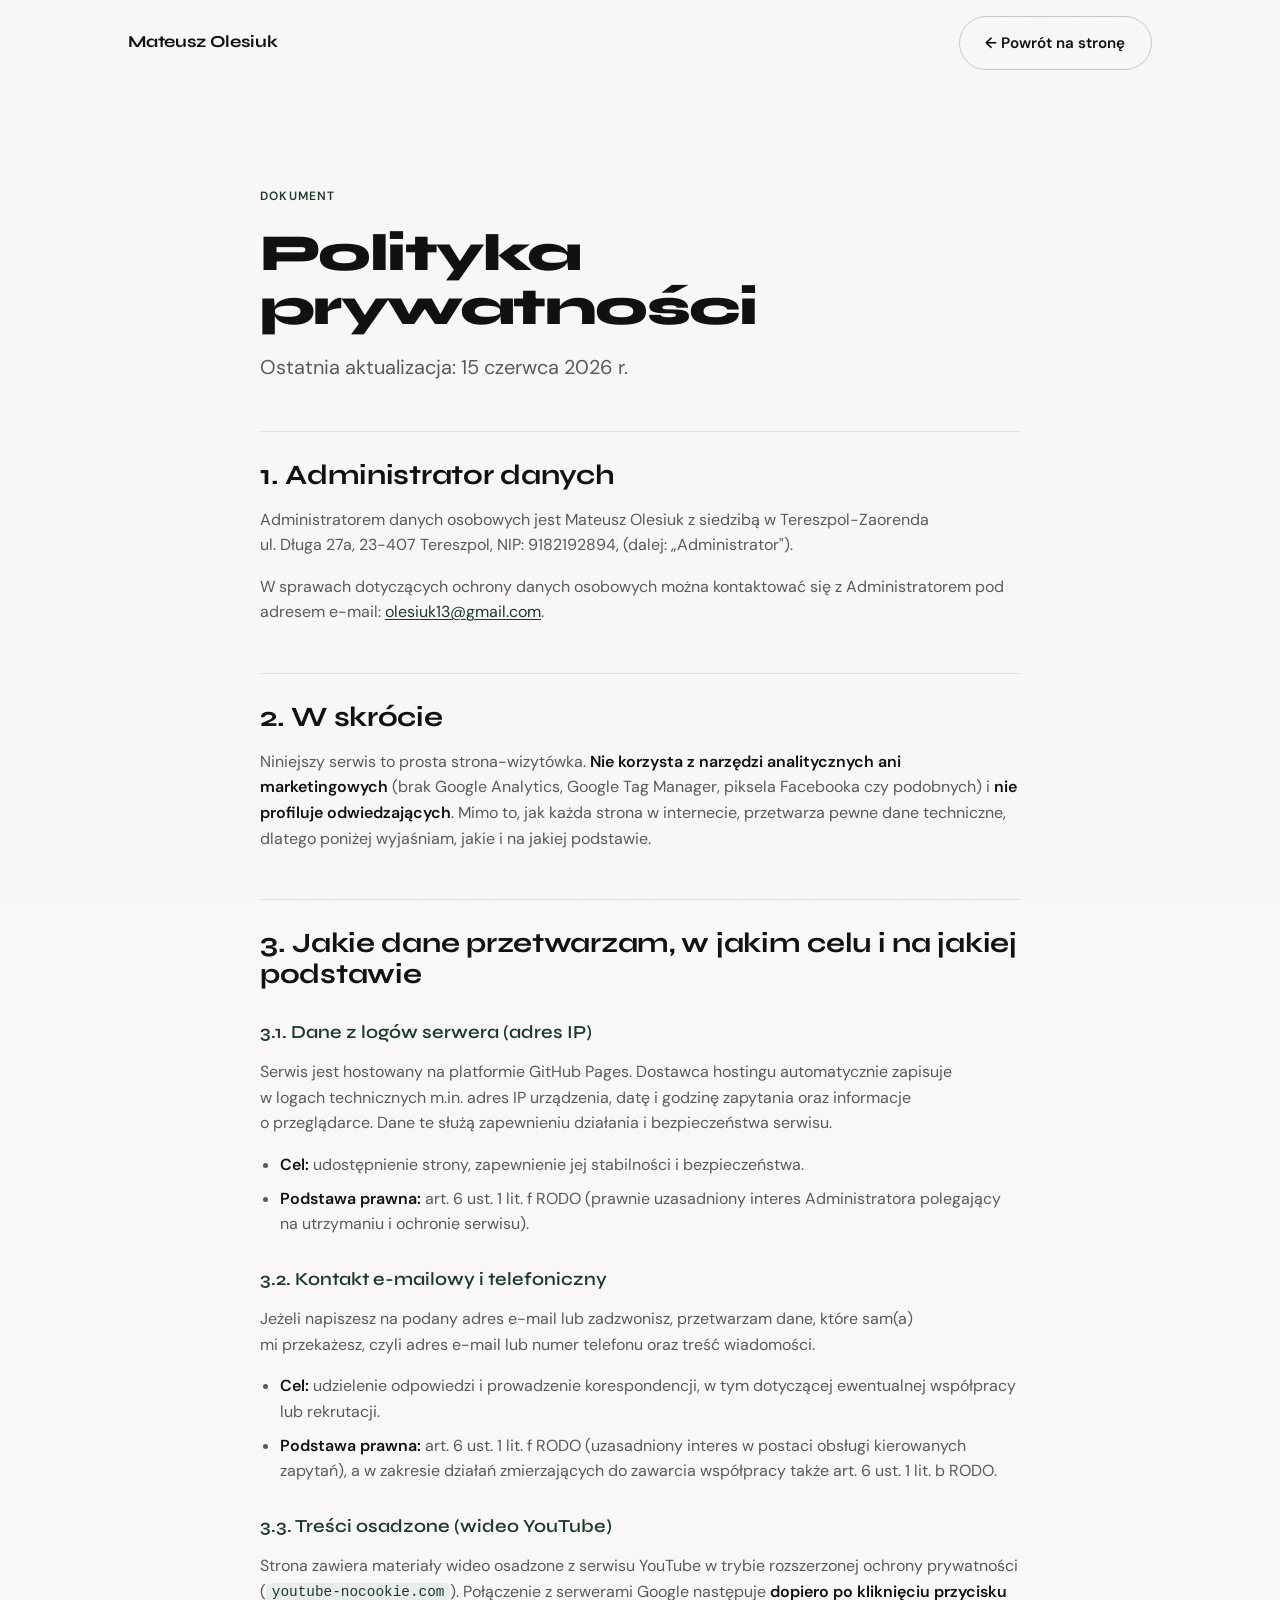
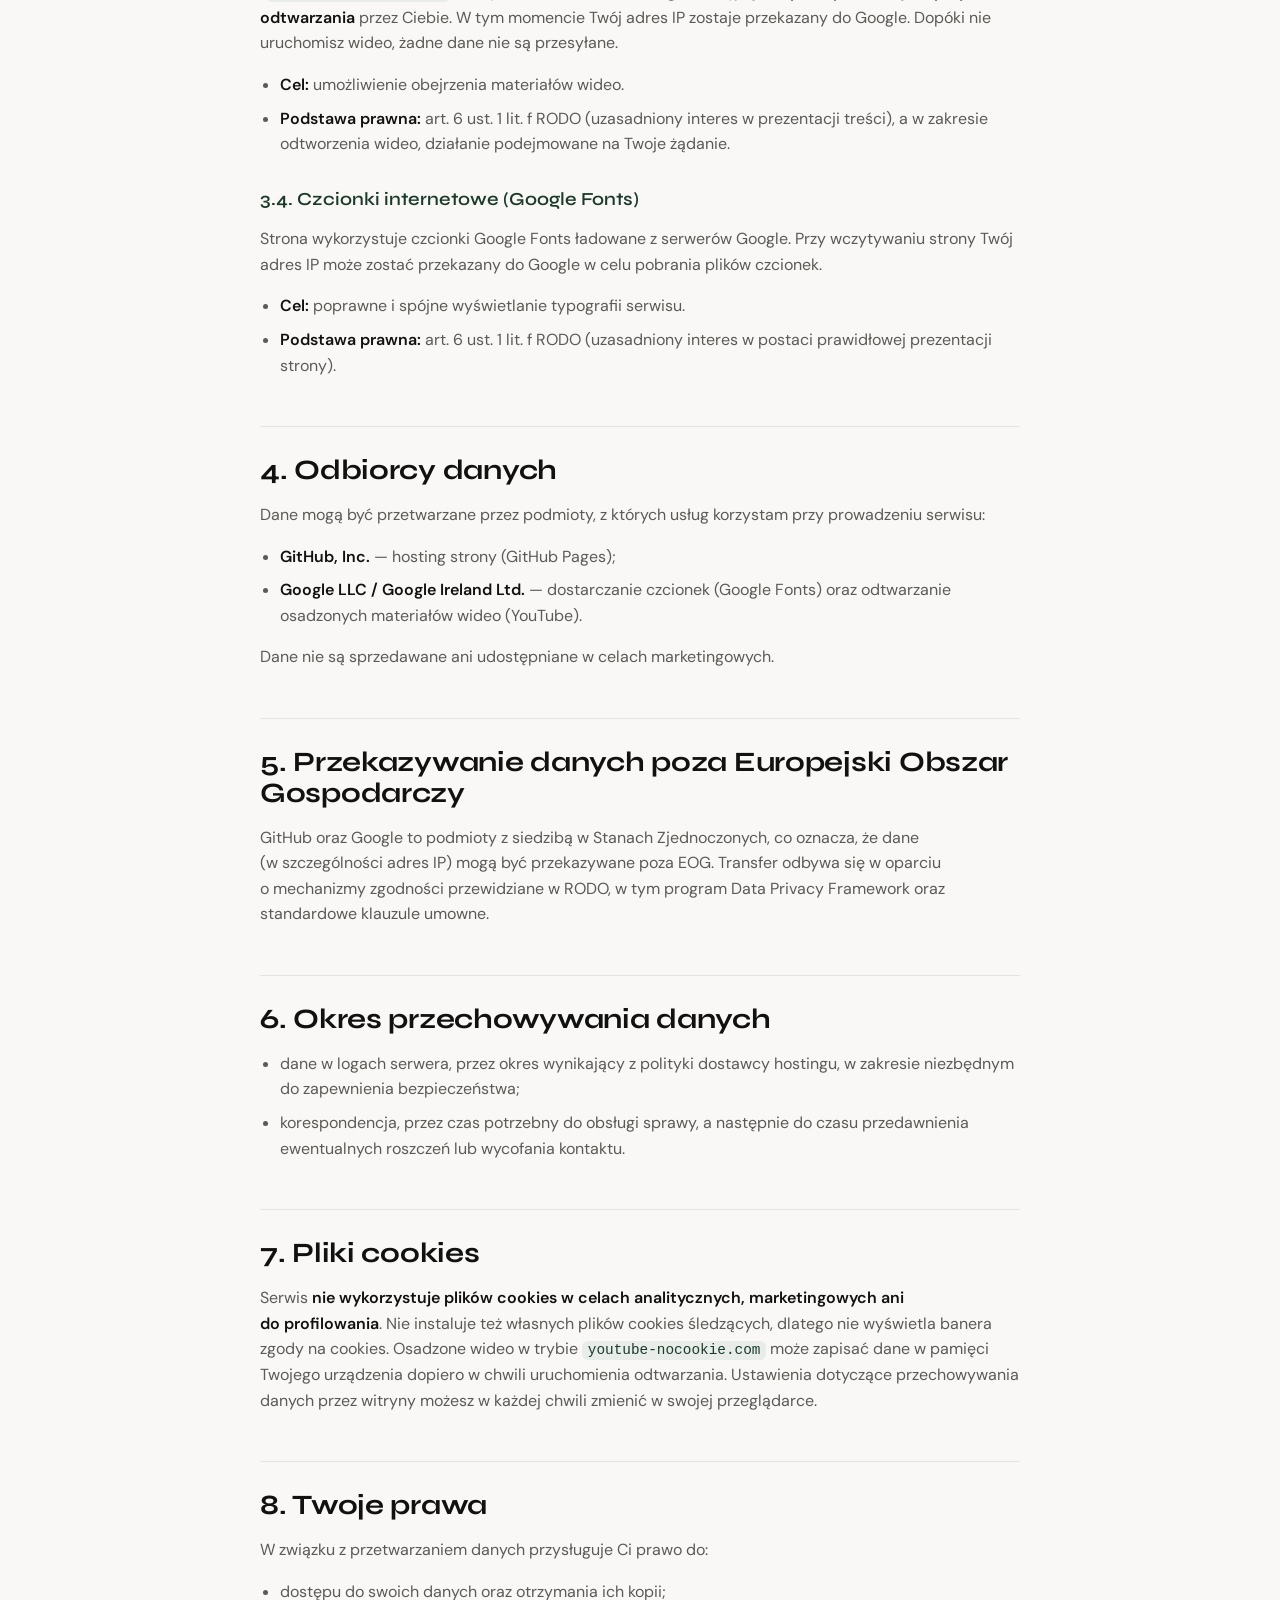
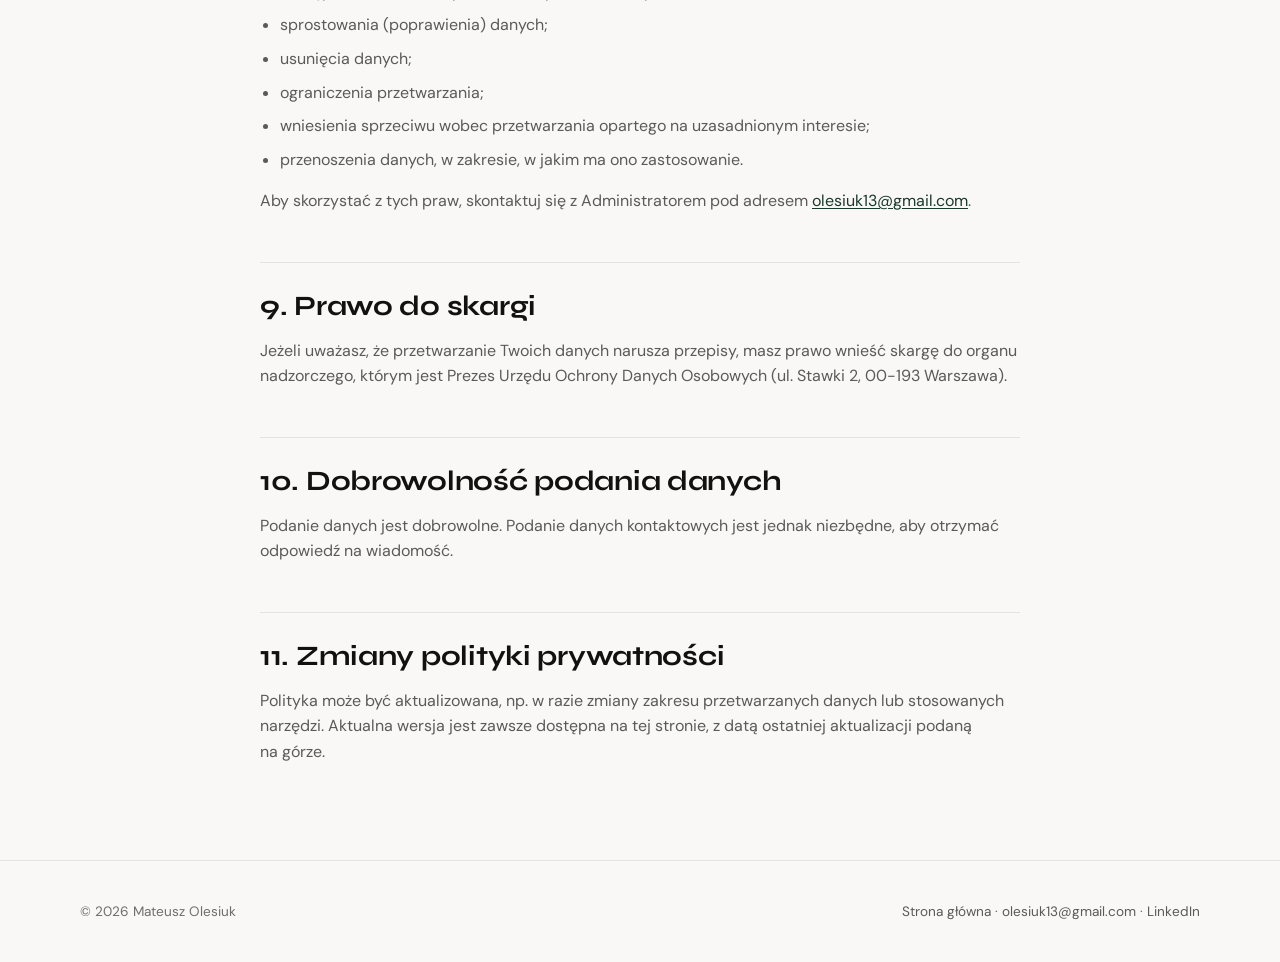
<file: polityka-prywatnosci.html>
<!doctype html>
<html lang="pl">
<head>
  <meta charset="utf-8">
  <meta name="viewport" content="width=device-width, initial-scale=1">
  <script>document.documentElement.classList.add('js');</script>
  <link rel="icon" type="image/svg+xml" href="assets/favicon.svg">
  <meta name="theme-color" content="#F9F8F6">

  <title>Polityka prywatności — Mateusz Olesiuk</title>
  <meta name="description" content="Polityka prywatności serwisu Mateusza Olesiuka: jakie dane są przetwarzane, w jakim celu i jakie prawa przysługują odwiedzającym.">
  <meta name="robots" content="index, follow">
  <link rel="canonical" href="https://molesiuk.pl/polityka-prywatnosci.html">

  <!-- Fonty -->
  <link rel="preconnect" href="https://fonts.googleapis.com">
  <link rel="preconnect" href="https://fonts.gstatic.com" crossorigin>
  <link href="https://fonts.googleapis.com/css2?family=Syne:wght@600;700;800&family=DM+Sans:opsz,wght@9..40,400;9..40,500;9..40,600&display=swap" rel="stylesheet">

  <link rel="stylesheet" href="style.css">
</head>
<body>
  <a class="skip-link" href="#main">Przejdź do&nbsp;treści</a>

  <!-- ============================ NAV ============================ -->
  <header class="nav">
    <div class="nav__inner">
      <a class="nav__brand" href="index.html">Mateusz Olesiuk</a>
      <div class="nav__actions">
        <a class="btn btn-secondary" href="index.html">←&nbsp;Powrót na&nbsp;stronę</a>
      </div>
    </div>
  </header>

  <main id="main">
    <article class="legal">
      <div class="container legal__inner">
        <span class="label">Dokument</span>
        <h1>Polityka prywatności</h1>
        <p class="lead">Ostatnia aktualizacja: 15&nbsp;czerwca&nbsp;2026&nbsp;r.</p>

        <h2>1. Administrator danych</h2>
        <p>Administratorem danych osobowych jest Mateusz Olesiuk z&nbsp;siedzibą w&nbsp;Tereszpol-Zaorenda ul.&nbsp;Długa&nbsp;27a, 23-407&nbsp;Tereszpol, NIP:&nbsp;9182192894, (dalej:&nbsp;„Administrator").</p>
        <p>W&nbsp;sprawach dotyczących ochrony danych osobowych można kontaktować się z&nbsp;Administratorem pod adresem e-mail: <a href="mailto:olesiuk13@gmail.com">olesiuk13@gmail.com</a>.</p>

        <h2>2. W&nbsp;skrócie</h2>
        <p>Niniejszy serwis to&nbsp;prosta strona-wizytówka. <strong>Nie korzysta z&nbsp;narzędzi analitycznych ani marketingowych</strong> (brak Google&nbsp;Analytics, Google&nbsp;Tag&nbsp;Manager, piksela&nbsp;Facebooka czy podobnych) i&nbsp;<strong>nie profiluje odwiedzających</strong>. Mimo to, jak każda strona w&nbsp;internecie, przetwarza pewne dane techniczne, dlatego poniżej wyjaśniam, jakie i&nbsp;na&nbsp;jakiej podstawie.</p>

        <h2>3. Jakie dane przetwarzam, w&nbsp;jakim celu i&nbsp;na&nbsp;jakiej podstawie</h2>

        <h3>3.1. Dane z&nbsp;logów serwera (adres&nbsp;IP)</h3>
        <p>Serwis jest hostowany na&nbsp;platformie GitHub&nbsp;Pages. Dostawca hostingu automatycznie zapisuje w&nbsp;logach technicznych m.in. adres&nbsp;IP urządzenia, datę i&nbsp;godzinę zapytania oraz informacje o&nbsp;przeglądarce. Dane te służą zapewnieniu działania i&nbsp;bezpieczeństwa serwisu.</p>
        <ul>
          <li><strong>Cel:</strong> udostępnienie strony, zapewnienie jej stabilności i&nbsp;bezpieczeństwa.</li>
          <li><strong>Podstawa prawna:</strong> art.&nbsp;6 ust.&nbsp;1 lit.&nbsp;f RODO (prawnie uzasadniony interes Administratora polegający na&nbsp;utrzymaniu i&nbsp;ochronie serwisu).</li>
        </ul>

        <h3>3.2. Kontakt e-mailowy i&nbsp;telefoniczny</h3>
        <p>Jeżeli napiszesz na&nbsp;podany adres e-mail lub zadzwonisz, przetwarzam dane, które sam(a) mi&nbsp;przekażesz, czyli adres e-mail lub numer telefonu oraz treść wiadomości.</p>
        <ul>
          <li><strong>Cel:</strong> udzielenie odpowiedzi i&nbsp;prowadzenie korespondencji, w&nbsp;tym dotyczącej ewentualnej współpracy lub rekrutacji.</li>
          <li><strong>Podstawa prawna:</strong> art.&nbsp;6 ust.&nbsp;1 lit.&nbsp;f RODO (uzasadniony interes w&nbsp;postaci obsługi kierowanych zapytań), a&nbsp;w&nbsp;zakresie działań zmierzających do&nbsp;zawarcia współpracy także art.&nbsp;6 ust.&nbsp;1 lit.&nbsp;b RODO.</li>
        </ul>

        <h3>3.3. Treści osadzone (wideo&nbsp;YouTube)</h3>
        <p>Strona zawiera materiały wideo osadzone z&nbsp;serwisu YouTube w&nbsp;trybie rozszerzonej ochrony prywatności (<code>youtube-nocookie.com</code>). Połączenie z&nbsp;serwerami Google następuje <strong>dopiero po&nbsp;kliknięciu przycisku odtwarzania</strong> przez Ciebie. W&nbsp;tym momencie Twój adres&nbsp;IP zostaje przekazany do&nbsp;Google. Dopóki nie uruchomisz wideo, żadne dane nie są przesyłane.</p>
        <ul>
          <li><strong>Cel:</strong> umożliwienie obejrzenia materiałów wideo.</li>
          <li><strong>Podstawa prawna:</strong> art.&nbsp;6 ust.&nbsp;1 lit.&nbsp;f RODO (uzasadniony interes w&nbsp;prezentacji treści), a&nbsp;w&nbsp;zakresie odtworzenia wideo, działanie podejmowane na&nbsp;Twoje żądanie.</li>
        </ul>

        <h3>3.4. Czcionki internetowe (Google&nbsp;Fonts)</h3>
        <p>Strona wykorzystuje czcionki Google&nbsp;Fonts ładowane z&nbsp;serwerów Google. Przy wczytywaniu strony Twój adres&nbsp;IP może zostać przekazany do&nbsp;Google w&nbsp;celu pobrania plików czcionek.</p>
        <ul>
          <li><strong>Cel:</strong> poprawne i&nbsp;spójne wyświetlanie typografii serwisu.</li>
          <li><strong>Podstawa prawna:</strong> art.&nbsp;6 ust.&nbsp;1 lit.&nbsp;f RODO (uzasadniony interes w&nbsp;postaci prawidłowej prezentacji strony).</li>
        </ul>

        <h2>4. Odbiorcy danych</h2>
        <p>Dane mogą być przetwarzane przez podmioty, z&nbsp;których usług korzystam przy prowadzeniu serwisu:</p>
        <ul>
          <li><strong>GitHub,&nbsp;Inc.</strong> — hosting strony (GitHub&nbsp;Pages);</li>
          <li><strong>Google&nbsp;LLC / Google&nbsp;Ireland&nbsp;Ltd.</strong> — dostarczanie czcionek (Google&nbsp;Fonts) oraz odtwarzanie osadzonych materiałów wideo (YouTube).</li>
        </ul>
        <p>Dane nie są sprzedawane ani udostępniane w&nbsp;celach marketingowych.</p>

        <h2>5. Przekazywanie danych poza&nbsp;Europejski Obszar Gospodarczy</h2>
        <p>GitHub oraz Google to&nbsp;podmioty z&nbsp;siedzibą w&nbsp;Stanach Zjednoczonych, co&nbsp;oznacza, że dane (w&nbsp;szczególności adres&nbsp;IP) mogą być przekazywane poza&nbsp;EOG. Transfer odbywa się w&nbsp;oparciu o&nbsp;mechanizmy zgodności przewidziane w&nbsp;RODO, w&nbsp;tym program Data&nbsp;Privacy&nbsp;Framework oraz standardowe klauzule umowne.</p>

        <h2>6. Okres przechowywania danych</h2>
        <ul>
          <li>dane w&nbsp;logach serwera, przez okres wynikający z&nbsp;polityki dostawcy hostingu, w&nbsp;zakresie niezbędnym do&nbsp;zapewnienia bezpieczeństwa;</li>
          <li>korespondencja, przez czas potrzebny do&nbsp;obsługi sprawy, a&nbsp;następnie do&nbsp;czasu przedawnienia ewentualnych roszczeń lub wycofania kontaktu.</li>
        </ul>

        <h2>7. Pliki cookies</h2>
        <p>Serwis <strong>nie wykorzystuje plików cookies w&nbsp;celach analitycznych, marketingowych ani do&nbsp;profilowania</strong>. Nie instaluje też własnych plików cookies śledzących, dlatego nie wyświetla banera zgody na&nbsp;cookies. Osadzone wideo w&nbsp;trybie <code>youtube-nocookie.com</code> może zapisać dane w&nbsp;pamięci Twojego urządzenia dopiero w&nbsp;chwili uruchomienia odtwarzania. Ustawienia dotyczące przechowywania danych przez witryny możesz w&nbsp;każdej chwili zmienić w&nbsp;swojej przeglądarce.</p>

        <h2>8. Twoje prawa</h2>
        <p>W&nbsp;związku z&nbsp;przetwarzaniem danych przysługuje Ci&nbsp;prawo do:</p>
        <ul>
          <li>dostępu do&nbsp;swoich danych oraz otrzymania ich kopii;</li>
          <li>sprostowania (poprawienia) danych;</li>
          <li>usunięcia danych;</li>
          <li>ograniczenia przetwarzania;</li>
          <li>wniesienia sprzeciwu wobec przetwarzania opartego na&nbsp;uzasadnionym interesie;</li>
          <li>przenoszenia danych, w&nbsp;zakresie, w&nbsp;jakim ma&nbsp;ono zastosowanie.</li>
        </ul>
        <p>Aby skorzystać z&nbsp;tych praw, skontaktuj się z&nbsp;Administratorem pod adresem <a href="mailto:olesiuk13@gmail.com">olesiuk13@gmail.com</a>.</p>

        <h2>9. Prawo do&nbsp;skargi</h2>
        <p>Jeżeli uważasz, że przetwarzanie Twoich danych narusza przepisy, masz prawo wnieść skargę do&nbsp;organu nadzorczego, którym jest Prezes Urzędu Ochrony Danych Osobowych (ul.&nbsp;Stawki&nbsp;2, 00-193&nbsp;Warszawa).</p>

        <h2>10. Dobrowolność podania danych</h2>
        <p>Podanie danych jest dobrowolne. Podanie danych kontaktowych jest jednak niezbędne, aby otrzymać odpowiedź na&nbsp;wiadomość.</p>

        <h2>11. Zmiany polityki prywatności</h2>
        <p>Polityka może być aktualizowana, np.&nbsp;w&nbsp;razie zmiany zakresu przetwarzanych danych lub stosowanych narzędzi. Aktualna wersja jest zawsze dostępna na&nbsp;tej stronie, z&nbsp;datą ostatniej aktualizacji podaną na&nbsp;górze.</p>
      </div>
    </article>
  </main>

  <!-- ============================ FOOTER ============================ -->
  <footer class="site-footer">
    <div class="footer__inner">
      <span>© <span id="year">2026</span> Mateusz Olesiuk</span>
      <span><a href="index.html">Strona główna</a> · <a href="mailto:olesiuk13@gmail.com">olesiuk13@gmail.com</a> · <a href="https://www.linkedin.com/in/mateusz-olesiuk-39589b241/" target="_blank" rel="noopener">LinkedIn</a></span>
    </div>
  </footer>

  <script src="app.js" defer></script>
</body>
</html>
</file>
<file: style.css>
/* =====================================================================
   Mateusz Olesiuk — portfolio. Vanilla CSS, zero zależności.
   Design tokens wg karty projektu (premium-minimal, paleta zielona).
   ===================================================================== */

:root {
  /* ---- Kolor ---- */
  --bg: #F9F8F6;
  --surface: #FFFFFF;
  --ink: #111110;
  --ink-secondary: #5A5A57;
  --ink-tertiary: #6E6E6A;
  --accent: #1A3A2A;
  --accent-light: #2D5A40;
  --accent-on-dark: #8FBF9E;
  --accent-muted: #E8EDE9;
  --border: #E4E3DF;
  --border-strong: #C8C7C2;

  /* ---- Typografia ---- */
  --font-display: 'Syne', sans-serif;
  --font-body: 'DM Sans', system-ui, -apple-system, sans-serif;

  /* ---- Ruch ---- */
  --ease-out: cubic-bezier(0.16, 1, 0.3, 1);
  --ease-in-out: cubic-bezier(0.65, 0, 0.35, 1);

  /* ---- Rytm / kształt ---- */
  --section-pad-y: 7rem;
  --section-pad-x: 3rem;
  --radius-card: 1.125rem;
  --radius-icon: 10px;
  --radius-pill: 100px;
  --maxw: 1120px;
}

/* ---- Reset minimalny ---- */
*, *::before, *::after { box-sizing: border-box; }
html { scroll-behavior: smooth; }
body {
  margin: 0;
  background: var(--bg);
  color: var(--ink);
  font-family: var(--font-body);
  font-size: 1rem;
  line-height: 1.6;
  -webkit-font-smoothing: antialiased;
  text-rendering: optimizeLegibility;
}
img { max-width: 100%; display: block; }
a { color: inherit; }

/* ---- Typografia skala (fluid) ---- */
h1 { font-family: var(--font-display); font-weight: 800; font-size: clamp(2.75rem, 6vw, 5rem); letter-spacing: -0.03em; line-height: 1.05; margin: 0; }
h2 { font-family: var(--font-display); font-weight: 700; font-size: clamp(2rem, 4vw, 3rem); letter-spacing: -0.01em; line-height: 1.1; margin: 0; }
h3 { font-family: var(--font-display); font-weight: 600; font-size: 1.375rem; margin: 0; }
p { margin: 0 0 1rem; }
p:last-child { margin-bottom: 0; }

.label {
  font-size: 0.75rem; text-transform: uppercase; letter-spacing: 0.1em;
  color: var(--accent); font-weight: 600; margin: 0 0 1.25rem;
  display: inline-block;
}
.section-dark .label { color: var(--accent-on-dark); }

.lead { font-size: clamp(1.05rem, 2vw, 1.25rem); color: var(--ink-secondary); max-width: 60ch; }

/* ---- Layout sekcji ---- */
section { padding: var(--section-pad-y) var(--section-pad-x); }
.container { max-width: var(--maxw); margin-inline: auto; }
.section-head { max-width: 60ch; margin-bottom: 3.5rem; }
@media (max-width: 768px) {
  :root { --section-pad-y: 4rem; --section-pad-x: 1.5rem; }
  .section-head { margin-bottom: 2.5rem; }
}

/* ---- Skip-link ---- */
.skip-link {
  position: absolute; left: -999px; top: 0; z-index: 100;
  background: var(--ink); color: var(--surface); padding: .75rem 1.25rem;
  border-radius: 0 0 .5rem 0; text-decoration: none;
}
.skip-link:focus { left: 0; }

/* =====================================================================
   Nawigacja
   ===================================================================== */
header.nav {
  position: sticky; top: 0; z-index: 50;
  transition: background .3s var(--ease-out), backdrop-filter .3s var(--ease-out);
}
header.nav.scrolled {
  backdrop-filter: blur(12px);
  background: color-mix(in srgb, var(--bg) 80%, transparent);
  border-bottom: 1px solid var(--border);
}
.nav__inner {
  max-width: var(--maxw); margin-inline: auto;
  display: flex; align-items: center; justify-content: space-between;
  gap: 1rem; padding: 1rem var(--section-pad-x);
}
.nav__brand { font-family: var(--font-display); font-weight: 700; font-size: 1.05rem; letter-spacing: -0.01em; text-decoration: none; }
.nav__links { display: flex; gap: 1.75rem; list-style: none; margin: 0; padding: 0; }
.nav__links a { text-decoration: none; color: var(--ink-secondary); font-size: .95rem; font-weight: 500; transition: color .2s var(--ease-out); }
.nav__links a:hover { color: var(--ink); }
.nav__actions { display: flex; align-items: center; gap: .75rem; }
section[id] { scroll-margin-top: 5.5rem; }

/* Hamburger / menu mobilne */
.nav__toggle { display: none; width: 2.75rem; height: 2.75rem; padding: 0; border: 0; background: none; cursor: pointer; place-items: center; }
.nav__toggle span { display: block; width: 22px; height: 2px; margin: 4px auto; border-radius: 2px; background: var(--ink); transition: transform .3s var(--ease-out), opacity .2s var(--ease-out); }

@media (max-width: 1040px) {
  .nav__toggle { display: grid; }
  .nav__menu {
    position: absolute; top: 100%; left: 0; right: 0;
    background: var(--surface); border-bottom: 1px solid var(--border);
    opacity: 0; visibility: hidden; transform: translateY(-8px); pointer-events: none;
    transition: opacity .25s var(--ease-out), transform .25s var(--ease-out), visibility .25s;
  }
  .nav.open .nav__menu { opacity: 1; visibility: visible; transform: none; pointer-events: auto; }
  .nav__links { flex-direction: column; gap: 0; padding: .5rem 0; }
  .nav__links a { display: block; padding: .85rem var(--section-pad-x); }
  .nav.open .nav__toggle span:nth-child(1) { transform: translateY(6px) rotate(45deg); }
  .nav.open .nav__toggle span:nth-child(2) { opacity: 0; }
  .nav.open .nav__toggle span:nth-child(3) { transform: translateY(-6px) rotate(-45deg); }
}

/* =====================================================================
   Przyciski
   ===================================================================== */
.btn {
  display: inline-flex; align-items: center; gap: .5rem;
  border-radius: var(--radius-pill); padding: .85rem 1.6rem;
  font-family: var(--font-body); font-weight: 600; font-size: .95rem;
  text-decoration: none; cursor: pointer; border: 1px solid transparent;
  transition: background .3s var(--ease-out), color .3s var(--ease-out), border-color .3s var(--ease-out), transform .3s var(--ease-out);
  white-space: nowrap;
}
.btn-primary { background: var(--ink); color: var(--surface); }
.btn-secondary { background: transparent; color: var(--ink); border-color: var(--border-strong); }
.btn-light { background: var(--surface); color: var(--ink); }
@media (hover: hover) {
  .btn-primary:hover { background: var(--accent); transform: translateY(-2px); }
  .btn-secondary:hover { border-color: var(--ink); transform: translateY(-2px); }
  .btn-light:hover { transform: translateY(-2px); }
}

/* =====================================================================
   Karty (wspólne)
   ===================================================================== */
.card {
  background: var(--surface);
  border: 1px solid var(--border);
  border-radius: var(--radius-card);
  padding: 2rem;
  transition: border-color .3s var(--ease-out), transform .3s var(--ease-out), box-shadow .3s var(--ease-out);
}
@media (hover: hover) {
  .card:hover { border-color: var(--border-strong); transform: translateY(-2px); box-shadow: 0 8px 30px rgba(17,17,16,.06); }
}
.card__icon {
  width: 2.75rem; height: 2.75rem; border-radius: var(--radius-icon);
  background: var(--accent-muted); color: var(--accent);
  display: grid; place-items: center; margin-bottom: 1.25rem;
}
.card__icon svg { width: 1.4rem; height: 1.4rem; }
.card h3 { margin-bottom: .65rem; }
.card p { color: var(--ink-secondary); }

/* =====================================================================
   Hero
   ===================================================================== */
.hero {
  padding-top: 4.5rem;
  position: relative;
  overflow: clip;
  isolation: isolate;
}
.hero__grid { display: grid; grid-template-columns: 1.4fr .9fr; gap: 3.5rem; align-items: center; }
.eyebrow {
  display: inline-flex; align-items: center; gap: .55rem;
  font-size: .85rem; color: var(--ink-secondary); font-weight: 500;
  background: var(--surface); border: 1px solid var(--border);
  padding: .45rem .9rem; border-radius: var(--radius-pill); margin-bottom: 1.75rem;
}
.dot { width: .5rem; height: .5rem; border-radius: 50%; background: var(--accent-light); display: inline-block; }
@media (prefers-reduced-motion: no-preference) {
  .dot { animation: pulse 2s var(--ease-in-out) infinite; }
  @keyframes pulse { 0%,100% { opacity: 1; } 50% { opacity: .35; } }
}
.hero h1 { margin-bottom: 1.5rem; }
.hero .lead { margin-bottom: 2.25rem; }
.hero__cta { display: flex; flex-wrap: wrap; gap: .85rem; }

.stats { display: grid; gap: 1rem; }
.stat {
  background: var(--surface); border: 1px solid var(--border);
  border-radius: var(--radius-card); padding: 1.4rem 1.6rem;
}
.stat__num { font-family: var(--font-display); font-weight: 800; font-size: 1.9rem; letter-spacing: -0.02em; color: var(--accent); line-height: 1; }
.stat__desc { font-size: .9rem; color: var(--ink-secondary); margin-top: .5rem; }

@media (max-width: 860px) {
  .hero__grid { grid-template-columns: 1fr; gap: 2.5rem; }
}

/* =====================================================================
   O mnie
   ===================================================================== */
.about__grid { display: grid; grid-template-columns: 1fr 1fr; gap: 3rem; align-items: start; }
.about__text p { color: var(--ink-secondary); }
.about__text p strong { color: var(--ink); font-weight: 600; }
.tags { display: flex; flex-wrap: wrap; gap: .5rem; margin-top: 1.75rem; padding: 0; list-style: none; }
.tag {
  font-size: .82rem; font-weight: 500; color: var(--accent);
  background: var(--accent-muted); border-radius: var(--radius-pill);
  padding: .4rem .85rem;
}
@media (max-width: 860px) {
  .about__grid { grid-template-columns: 1fr; gap: 2rem; }
}

/* ---- Placeholder wideo (poster) ---- */
.video-trigger {
  position: relative; display: block; width: 100%; aspect-ratio: 16/9;
  border: 1px solid var(--border); border-radius: var(--radius-card);
  background: linear-gradient(135deg, #1A3A2A 0%, #2D5A40 100%);
  cursor: pointer; overflow: hidden; padding: 0;
  transition: transform .3s var(--ease-out), box-shadow .3s var(--ease-out);
}
.video-trigger img { width: 100%; height: 100%; object-fit: cover; }
.video-trigger .play {
  position: absolute; inset: 0; margin: auto;
  width: 4.25rem; height: 4.25rem; border-radius: 50%;
  background: color-mix(in srgb, var(--surface) 92%, transparent); color: var(--accent);
  display: grid; place-items: center;
}
.video-trigger .play svg { width: 1.5rem; height: 1.5rem; margin-left: .2rem; }
.video-trigger .video-label {
  position: absolute; left: 1rem; bottom: 1rem; color: var(--surface);
  font-size: .85rem; font-weight: 500; opacity: .92;
}
@media (hover: hover) {
  .video-trigger:hover { transform: translateY(-2px); box-shadow: 0 12px 40px rgba(17,17,16,.12); }
}

/* =====================================================================
   Co robię — grid 3 karty
   ===================================================================== */
.grid-3 { display: grid; grid-template-columns: repeat(3, 1fr); gap: 1.5rem; }
@media (max-width: 860px) { .grid-3 { grid-template-columns: 1fr; } }

/* =====================================================================
   Kompetencje
   ===================================================================== */
.grid-2 { display: grid; grid-template-columns: repeat(2, 1fr); gap: 1.5rem; }
@media (max-width: 860px) { .grid-2 { grid-template-columns: 1fr; } }
.skill h3 { margin-bottom: .65rem; }
.skill > p { color: var(--ink-secondary); }
.skill-list { list-style: none; margin: 1.25rem 0 0; padding: 0; display: grid; gap: .65rem; }
.skill-list li { position: relative; padding-left: 1.5rem; font-size: .95rem; }
.skill-list li::before { content: ""; position: absolute; left: 0; top: .45em; width: .55rem; height: .55rem; border-radius: 3px; background: var(--accent-muted); border: 1.5px solid var(--accent); }
.section-meta { text-align: center; margin-top: 2.5rem; color: var(--ink-secondary); font-size: .95rem; }

/* =====================================================================
   Projekty — wyniki (osiągnięcia z liczbami)
   ===================================================================== */
.results__title { margin-top: 3.5rem; }
.results-grid { display: grid; grid-template-columns: repeat(4, 1fr); gap: 1.25rem; margin-top: 1.5rem; }
@media (max-width: 980px) { .results-grid { grid-template-columns: repeat(2, 1fr); } }
@media (max-width: 560px) { .results-grid { grid-template-columns: 1fr; } }
.result { background: var(--surface); border: 1px solid var(--border); border-radius: var(--radius-card); padding: 1.5rem; }
.result__num { font-family: var(--font-display); font-weight: 800; font-size: 1.7rem; letter-spacing: -0.02em; color: var(--accent); line-height: 1; }
.result__desc { font-size: .9rem; color: var(--ink-secondary); margin-top: .6rem; }
.more-projects { margin-top: 2.5rem; color: var(--ink-secondary); max-width: 62ch; }

/* =====================================================================
   Jak pracuję — sekcja ciemna
   ===================================================================== */
.section-dark { background: var(--ink); color: var(--surface); }
.section-dark .lead { color: color-mix(in srgb, var(--surface) 72%, transparent); }
.steps-work { display: grid; grid-template-columns: repeat(5, 1fr); gap: 1.25rem; }
.work-step {
  border: 1px solid color-mix(in srgb, var(--surface) 14%, transparent);
  border-radius: var(--radius-card); padding: 1.5rem;
}
.work-step__num { font-family: var(--font-display); font-weight: 800; color: var(--accent-on-dark); font-size: 1.1rem; margin-bottom: .75rem; }
.work-step h3 { font-size: 1.1rem; margin-bottom: .5rem; }
.work-step p { font-size: .9rem; color: color-mix(in srgb, var(--surface) 68%, transparent); }
@media (max-width: 980px) { .steps-work { grid-template-columns: repeat(2, 1fr); } }
@media (max-width: 520px) { .steps-work { grid-template-columns: 1fr; } }

/* =====================================================================
   Kontakt
   ===================================================================== */
.contact__avatar { width: 112px; height: 112px; display: block; margin: 0 0 1.5rem; border-radius: 50%; }
.contact__links { display: grid; grid-template-columns: repeat(2, 1fr); gap: 1rem; max-width: 820px; margin-inline: auto; }
@media (max-width: 560px) { .contact__links { grid-template-columns: 1fr; } }
.contact-card {
  display: flex; align-items: center; gap: 1rem; text-decoration: none;
  background: var(--surface); border: 1px solid var(--border);
  border-radius: var(--radius-card); padding: 1.15rem 1.4rem;
  transition: border-color .3s var(--ease-out), transform .3s var(--ease-out);
}
@media (hover: hover) { .contact-card:hover { border-color: var(--border-strong); transform: translateY(-2px); } }
.contact-card .card__icon { margin: 0; }
.contact-card__meta { flex: 1; }
.contact-card__label { font-size: .72rem; text-transform: uppercase; letter-spacing: .08em; color: var(--ink-tertiary); font-weight: 600; }
.contact-card__value { font-weight: 600; color: var(--ink); }
.contact-card__arrow { color: var(--ink-tertiary); }

/* =====================================================================
   Footer
   ===================================================================== */
footer.site-footer {
  border-top: 1px solid var(--border);
  padding: 2.5rem var(--section-pad-x);
}
.footer__inner {
  max-width: var(--maxw); margin-inline: auto;
  display: flex; flex-wrap: wrap; gap: 1rem; align-items: center; justify-content: space-between;
  font-size: .85rem; color: var(--ink-tertiary);
}
.footer__inner a { color: var(--ink-secondary); text-decoration: none; }
.footer__inner a:hover { color: var(--ink); }

/* =====================================================================
   Strony prawne (polityka prywatności itp.)
   ===================================================================== */
.legal { padding: calc(var(--section-pad-y) - 1rem) var(--section-pad-x); }
.legal__inner { max-width: 760px; }
.legal h1 { font-size: clamp(2.25rem, 5vw, 3.25rem); margin-bottom: 1rem; }
.legal h2 {
  font-size: clamp(1.4rem, 3vw, 1.75rem);
  margin: 3rem 0 1rem;
  padding-top: 1.75rem;
  border-top: 1px solid var(--border);
}
.legal h3 { font-size: 1.15rem; margin: 1.75rem 0 .75rem; color: var(--accent); }
.legal p, .legal li { color: var(--ink-secondary); }
.legal .lead { margin-bottom: 1rem; }
.legal ul { margin: 0 0 1rem; padding-left: 1.25rem; }
.legal li { margin-bottom: .5rem; }
.legal a { color: var(--accent); text-decoration: underline; text-underline-offset: 2px; }
.legal a:hover { color: var(--accent-light); }
.legal strong { color: var(--ink); font-weight: 600; }
.legal code {
  font-family: ui-monospace, SFMono-Regular, Menlo, monospace;
  font-size: .9em; background: var(--accent-muted);
  padding: .1em .4em; border-radius: 6px; color: var(--accent);
}

/* =====================================================================
   Scroll-reveal
   ===================================================================== */
.reveal { opacity: 0; transform: translateY(24px); filter: blur(6px); transition: opacity .8s var(--ease-out), transform .8s var(--ease-out), filter .8s var(--ease-out); }
.reveal.is-visible { opacity: 1; transform: none; filter: none; }

/* =====================================================================
   Modal wideo
   ===================================================================== */
dialog.video-modal { border: none; padding: 0; background: transparent; max-width: min(90vw, 960px); width: 100%; }
dialog.video-modal::backdrop { background: rgba(17,17,16,.85); }
.video-modal__inner { position: relative; }
.video-frame { aspect-ratio: 16/9; width: 100%; border-radius: var(--radius-card); overflow: hidden; background: #000; }
.video-frame iframe { width: 100%; height: 100%; border: 0; display: block; }
.video-modal__close {
  position: absolute; top: -3rem; right: 0;
  background: transparent; border: none; color: var(--surface);
  font-size: 1.5rem; cursor: pointer; line-height: 1; padding: .5rem;
}

/* =====================================================================
   Filmy 2 i 3 (blok wideo + tekst + przycisk galerii)
   ===================================================================== */
.film { display: grid; grid-template-columns: 1fr 1fr; gap: 3rem; align-items: center; margin-bottom: 3rem; }
.film--reverse .film__media { order: 2; }
.film__text .label { margin-bottom: 1rem; }
.film__text h3 { font-family: var(--font-display); font-weight: 700; font-size: clamp(1.45rem, 2.6vw, 1.95rem); line-height: 1.15; letter-spacing: -0.01em; margin-bottom: 1rem; }
.film__text p { color: var(--ink-secondary); }
.film__text .proj-open { margin-top: 1.5rem; }
@media (max-width: 860px) {
  .film { grid-template-columns: 1fr; gap: 1.75rem; margin-bottom: 2.5rem; }
  .film--reverse .film__media { order: 0; }
}

/* =====================================================================
   Modal galerii projektów
   ===================================================================== */
.proj-data[hidden] { display: none; }

/* Zrzut / placeholder zrzutu */
.proj-shot { aspect-ratio: 16/10; overflow: hidden; background: #000; }
.proj-shot img { width: 100%; height: 100%; object-fit: cover; object-position: left center; display: block; }
.proj-shot--ph {
  display: grid; place-items: center; text-align: center;
  background: linear-gradient(135deg, #1A3A2A 0%, #2D5A40 100%);
  color: color-mix(in srgb, #fff 82%, transparent); font-size: .9rem; font-weight: 500; padding: 1rem;
}

dialog.proj-modal { border: none; padding: 0; background: transparent; max-width: min(96vw, 1600px); width: 100%; }
dialog.proj-modal::backdrop { background: rgba(17,17,16,.85); }
.proj-modal__shell { background: var(--surface); border-radius: var(--radius-card); overflow: hidden; display: flex; flex-direction: column; max-height: 94vh; }

.proj-modal__head { display: flex; align-items: center; gap: 1rem; padding: .7rem .7rem .7rem 1.25rem; border-bottom: 1px solid var(--border); }
.proj-tabs { display: flex; gap: .5rem; overflow-x: auto; flex: 1; padding-bottom: .2rem; scrollbar-width: thin; }
.proj-tab {
  white-space: nowrap; border: 1px solid var(--border); background: var(--bg); color: var(--ink-secondary);
  border-radius: var(--radius-pill); padding: .5rem 1rem; font: inherit; font-size: .86rem; font-weight: 500; cursor: pointer;
  transition: background .2s var(--ease-out), color .2s var(--ease-out), border-color .2s var(--ease-out);
}
.proj-tab[aria-selected="true"] { background: var(--ink); color: var(--surface); border-color: var(--ink); }
.proj-modal__close { flex: none; width: 2.5rem; height: 2.5rem; border: none; background: transparent; color: var(--ink-secondary); font-size: 1.6rem; line-height: 1; cursor: pointer; border-radius: 50%; }
@media (hover: hover) { .proj-modal__close:hover { background: var(--accent-muted); color: var(--ink); } }

/* Wybór projektu na mobile — lista rozwijana zamiast przewijanych zakładek */
.proj-select {
  display: none; flex: 1; min-width: 0;
  font: inherit; font-size: .95rem; font-weight: 600; color: var(--ink);
  background-color: var(--bg); border: 1px solid var(--border-strong);
  border-radius: var(--radius-pill); padding: .6rem 2.4rem .6rem 1.1rem;
  appearance: none; -webkit-appearance: none; cursor: pointer;
  background-image: url("data:image/svg+xml,%3Csvg xmlns='http://www.w3.org/2000/svg' width='12' height='12' viewBox='0 0 24 24' fill='none' stroke='%23111110' stroke-width='2.5' stroke-linecap='round' stroke-linejoin='round'%3E%3Cpath d='M6 9l6 6 6-6'/%3E%3C/svg%3E");
  background-repeat: no-repeat; background-position: right 1rem center; background-size: .8rem;
  text-overflow: ellipsis;
}

.proj-modal__body { display: grid; grid-template-columns: 1.6fr 1fr; align-items: start; overflow: hidden; min-height: 0; }

/* Karuzela — slot dokładnie 16:9 (proporcja zrzutów), żeby nie przycinać boków */
.proj-carousel { position: relative; overflow: hidden; background: #000; aspect-ratio: 16 / 9; }
.proj-carousel__track { display: flex; height: 100%; transition: transform .4s var(--ease-out); }
.proj-carousel__track > * { flex: 0 0 100%; min-width: 100%; }
.proj-carousel__track .proj-shot { aspect-ratio: auto; height: 100%; }
.proj-carousel__nav {
  position: absolute; top: 50%; transform: translateY(-50%); width: 2.5rem; height: 2.5rem; border-radius: 50%;
  border: none; background: color-mix(in srgb, #fff 90%, transparent); color: var(--ink); font-size: 1.4rem; line-height: 1;
  cursor: pointer; display: grid; place-items: center; box-shadow: 0 2px 10px rgba(0,0,0,.18);
}
.proj-carousel__nav--prev { left: .6rem; } .proj-carousel__nav--next { right: .6rem; }
.proj-carousel__nav[hidden] { display: none; }
.proj-carousel__dots { position: absolute; bottom: .7rem; left: 0; right: 0; display: flex; justify-content: center; gap: .4rem; }
.proj-carousel__dots:empty { display: none; }
.proj-carousel__dots button { width: .5rem; height: .5rem; padding: 0; border: none; border-radius: 50%; background: color-mix(in srgb, #fff 45%, transparent); cursor: pointer; }
.proj-carousel__dots button[aria-current="true"] { background: #fff; }

/* Opis projektu */
.proj-detail { padding: 1.75rem; overflow-y: auto; }
.proj-detail .label { margin-bottom: 1rem; }
.proj-detail dl { margin: 0; display: grid; gap: .85rem; }
.proj-detail dt { font-size: .72rem; text-transform: uppercase; letter-spacing: .08em; color: var(--ink-tertiary); font-weight: 600; margin-bottom: .15rem; }
.proj-detail dd { margin: 0; color: var(--ink-secondary); }
.proj-detail dd.efekt { color: var(--accent); font-weight: 500; }
.proj-detail .disclaimer { font-size: .9rem; font-style: italic; color: var(--ink-tertiary); border-left: 2px solid var(--border-strong); padding-left: 1rem; margin: 1.25rem 0 0; }

@media (max-width: 820px) {
  dialog.proj-modal { max-width: 100vw; width: 100vw; }
  .proj-modal__shell { border-radius: 0; height: 100dvh; max-height: 100dvh; }
  .proj-tabs { display: none; }            /* przewijane zakładki → chowamy na mobile */
  .proj-select { display: block; }         /* … w zamian czytelna lista rozwijana */
  .proj-modal__body { grid-template-columns: 1fr; grid-template-rows: auto 1fr; align-items: stretch; overflow-y: auto; }
  .proj-carousel { min-height: 0; aspect-ratio: 16 / 9; }
  .proj-carousel__track .proj-shot { aspect-ratio: auto; height: 100%; }
  .proj-detail { padding: 1.25rem 1.25rem 2rem; }
}

/* =====================================================================
   Focus + reduced motion
   ===================================================================== */
:focus-visible { outline: 2px solid var(--accent); outline-offset: 2px; }
.section-dark :focus-visible { outline-color: var(--accent-on-dark); }

/* =====================================================================
   Życie / nowoczesność — hero wow (głównie desktop), tekstura, akcenty
   ===================================================================== */

/* Tło hero: aurora w akcencie (powolny dryf) */
.hero__bg { position: absolute; inset: 0; z-index: -1; overflow: hidden; pointer-events: none; }
.hero__aurora::before, .hero__aurora::after { content: ""; position: absolute; border-radius: 50%; filter: blur(72px); }
.hero__aurora::before {
  width: 48vw; height: 48vw; left: -10vw; top: -14vw; opacity: .5;
  background: radial-gradient(circle, color-mix(in srgb, var(--accent) 24%, transparent), transparent 70%);
  animation: aurora1 28s var(--ease-in-out) infinite alternate;
}
.hero__aurora::after {
  width: 42vw; height: 42vw; right: -8vw; top: 0; opacity: .42;
  background: radial-gradient(circle, color-mix(in srgb, var(--accent-light) 30%, transparent), transparent 70%);
  animation: aurora2 34s var(--ease-in-out) infinite alternate;
}
@keyframes aurora1 { to { transform: translate(7vw, 6vw) scale(1.12); } }
@keyframes aurora2 { to { transform: translate(-6vw, 4vw) scale(1.08); } }

/* Poświata podążająca za kursorem (tylko desktop / hover) */
.hero__glow {
  position: absolute; inset: 0; opacity: 0; transition: opacity .5s var(--ease-out);
  background: radial-gradient(520px circle at var(--mx, 72%) var(--my, 28%), color-mix(in srgb, var(--accent) 12%, transparent), transparent 55%);
}
@media (hover: hover) and (pointer: fine) { .hero:hover .hero__glow { opacity: 1; } }

/* Wejście strony — kaskadowe blur-in (efekt wow) */
[data-reveal] { animation: enterUp .95s var(--ease-out) backwards; animation-delay: calc(var(--d, 0) * 0.09s + 0.05s); }
@keyframes enterUp { from { opacity: 0; transform: translateY(28px); filter: blur(9px); } to { opacity: 1; transform: none; filter: none; } }

/* Nawigacja — subtelne wejście */
header.nav { animation: navIn .8s var(--ease-out) backwards; }
@keyframes navIn { from { opacity: 0; transform: translateY(-12px); } to { opacity: 1; transform: none; } }

/* Akcent w H1 — gradient na słowie-kluczu */
.hero h1 .accent {
  background: linear-gradient(115deg, var(--accent), var(--accent-light));
  -webkit-background-clip: text; background-clip: text; color: transparent;
}

/* Subtelna tekstura (grain) — premium feel */
body::after {
  content: ""; position: fixed; inset: 0; z-index: 9999; pointer-events: none; opacity: .03; mix-blend-mode: multiply;
  background-image: url("data:image/svg+xml,%3Csvg xmlns='http://www.w3.org/2000/svg' width='160' height='160'%3E%3Cfilter id='n'%3E%3CfeTurbulence type='fractalNoise' baseFrequency='0.85' numOctaves='2' stitchTiles='stitch'/%3E%3C/filter%3E%3Crect width='100%25' height='100%25' filter='url(%23n)'/%3E%3C/svg%3E");
}

/* Fallback bez JS — treść zawsze widoczna (nie znika, gdy JS nie działa) */
html:not(.js) .reveal,
html:not(.js) [data-reveal] { opacity: 1 !important; transform: none !important; filter: none !important; animation: none !important; }

/* =====================================================================
   Reduced motion (twarda reguła) — wyłącza ruch i efekty
   ===================================================================== */
@media (prefers-reduced-motion: reduce) {
  html { scroll-behavior: auto; }
  *, *::before, *::after { animation: none !important; transition: none !important; }
  .reveal, [data-reveal] { opacity: 1 !important; transform: none !important; filter: none !important; }
  header.nav { opacity: 1 !important; transform: none !important; }
  .hero__glow { display: none; }
}
</file>
